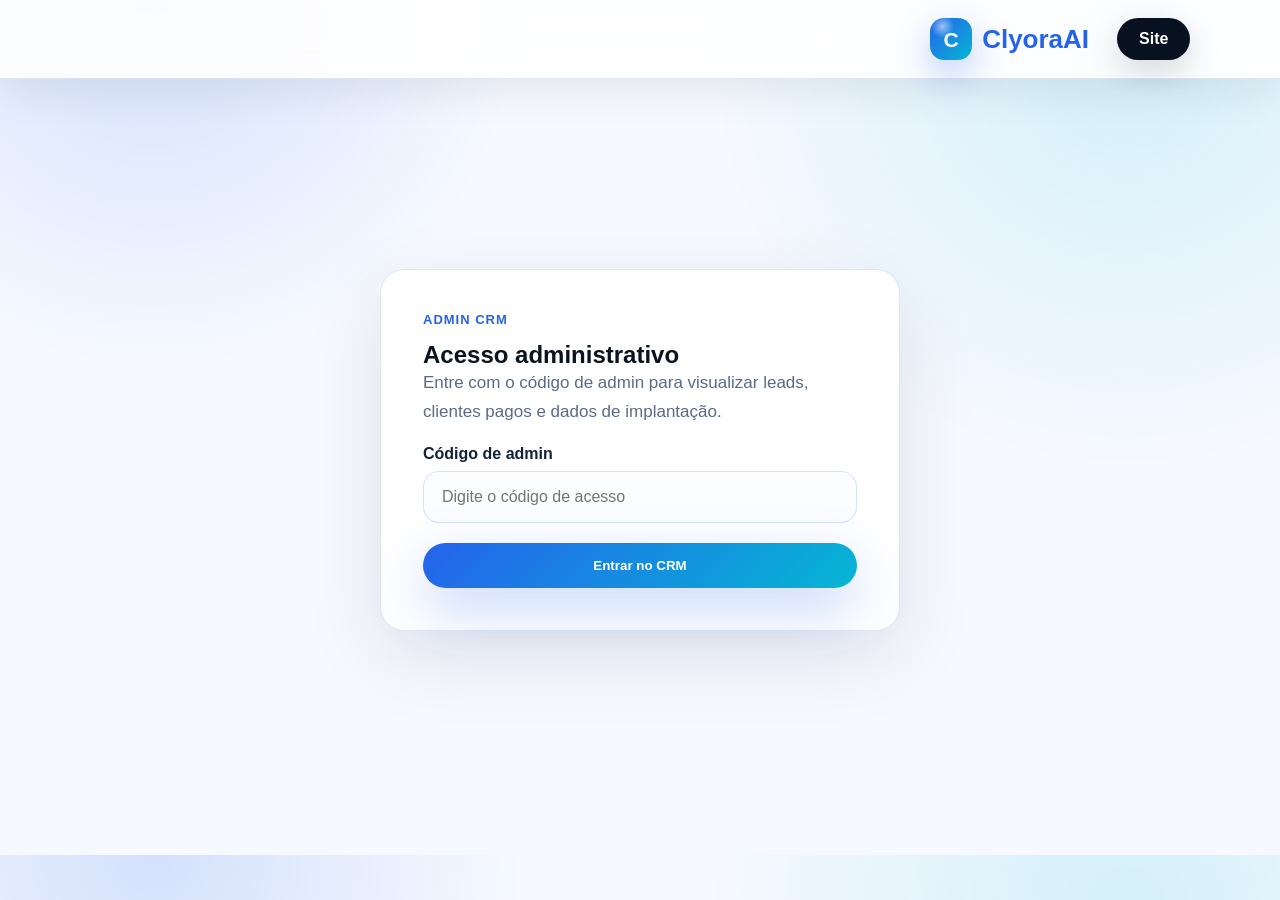
<file: admin.html>
<!DOCTYPE html>
<html lang="pt-BR">
<head>
  <meta charset="UTF-8" />
  <meta name="viewport" content="width=device-width, initial-scale=1.0" />
  <title>Admin CRM | Clyora AI</title>
  <link rel="stylesheet" href="style.css" />
  <link rel="stylesheet" href="admin.css" />
</head>
<body class="admin-body">
<header class="header admin-header">
  <div class="logo">
    <span class="logo-mark">C</span>
    <span class="logo-text">Clyora<span>AI</span></span>
  </div>
  <a href="index.html" class="btn-header">Site</a>
</header>

<main class="admin-shell">
  <section id="adminLogin" class="admin-login">
    <div class="login-box admin-login-box">
      <span class="section-label">Admin CRM</span>
      <h1>Acesso administrativo</h1>
      <p class="subtitle">Entre com o código de admin para visualizar leads, clientes pagos e dados de implantação.</p>

      <div id="adminMessage" class="auth-message"></div>

      <form id="adminLoginForm">
        <label for="adminCode">Código de admin</label>
        <input id="adminCode" type="password" placeholder="Digite o código de acesso" required />
        <button type="submit" class="btn-primary full">Entrar no CRM</button>
      </form>
    </div>
  </section>

  <section id="adminApp" class="admin-app hidden">
    <div class="admin-title-row">
      <div>
        <span class="section-label">Controle interno</span>
        <h1>CRM Clyora AI</h1>
        <p>Gerencie leads, assinaturas, centrais de IA e dados enviados pelos clientes.</p>
      </div>
      <div class="admin-actions">
        <button id="refreshAdmin" class="small-btn">Atualizar</button>
        <button id="logoutAdmin" class="btn-header">Sair</button>
      </div>
    </div>

    <div class="admin-stats">
      <div class="stat-card">
        <span>Total</span>
        <strong id="statTotal">0</strong>
      </div>
      <div class="stat-card success">
        <span>Ativos</span>
        <strong id="statAtivos">0</strong>
      </div>
      <div class="stat-card warning">
        <span>Pendentes</span>
        <strong id="statPendentes">0</strong>
      </div>
      <div class="stat-card danger">
        <span>Vencidos</span>
        <strong id="statVencidos">0</strong>
      </div>
    </div>

    <div class="admin-toolbar">
      <div class="field compact-field">
        <label for="adminSearch">Buscar</label>
        <input id="adminSearch" type="search" placeholder="Nome, telefone, e-mail, plano..." />
      </div>

      <div class="field compact-field">
        <label for="adminStatus">Status</label>
        <select id="adminStatus">
          <option value="todos">Todos</option>
          <option value="pendente_pagamento">Pendentes</option>
          <option value="ativo">Ativos</option>
          <option value="vencido">Vencidos</option>
        </select>
      </div>
    </div>

    <div id="adminError" class="auth-message"></div>

    <section class="admin-table-card">
      <div class="table-wrap">
        <table class="admin-table">
          <thead>
            <tr>
              <th>Cliente</th>
              <th>Telefone</th>
              <th>Plano</th>
              <th>Status</th>
              <th>Cadastro</th>
              <th></th>
            </tr>
          </thead>
          <tbody id="clientesTableBody">
            <tr>
              <td colspan="6">Carregando...</td>
            </tr>
          </tbody>
        </table>
      </div>
    </section>
  </section>
</main>

<aside id="clientDrawer" class="client-drawer" aria-hidden="true">
  <div class="drawer-panel">
    <button id="closeDrawer" class="drawer-close">×</button>
    <span id="drawerStatus" class="status inactive">status</span>
    <h2 id="drawerName">Cliente</h2>
    <p id="drawerMeta">-</p>
    <div class="drawer-actions">
      <button id="createWorkspace" class="small-btn">Criar central IA</button>
      <button id="sendN8n" class="small-btn">Enviar para n8n</button>
    </div>

    <div class="drawer-grid" id="drawerContent"></div>
  </div>
</aside>

<script src="admin.js"></script>
</body>
</html>
</file>
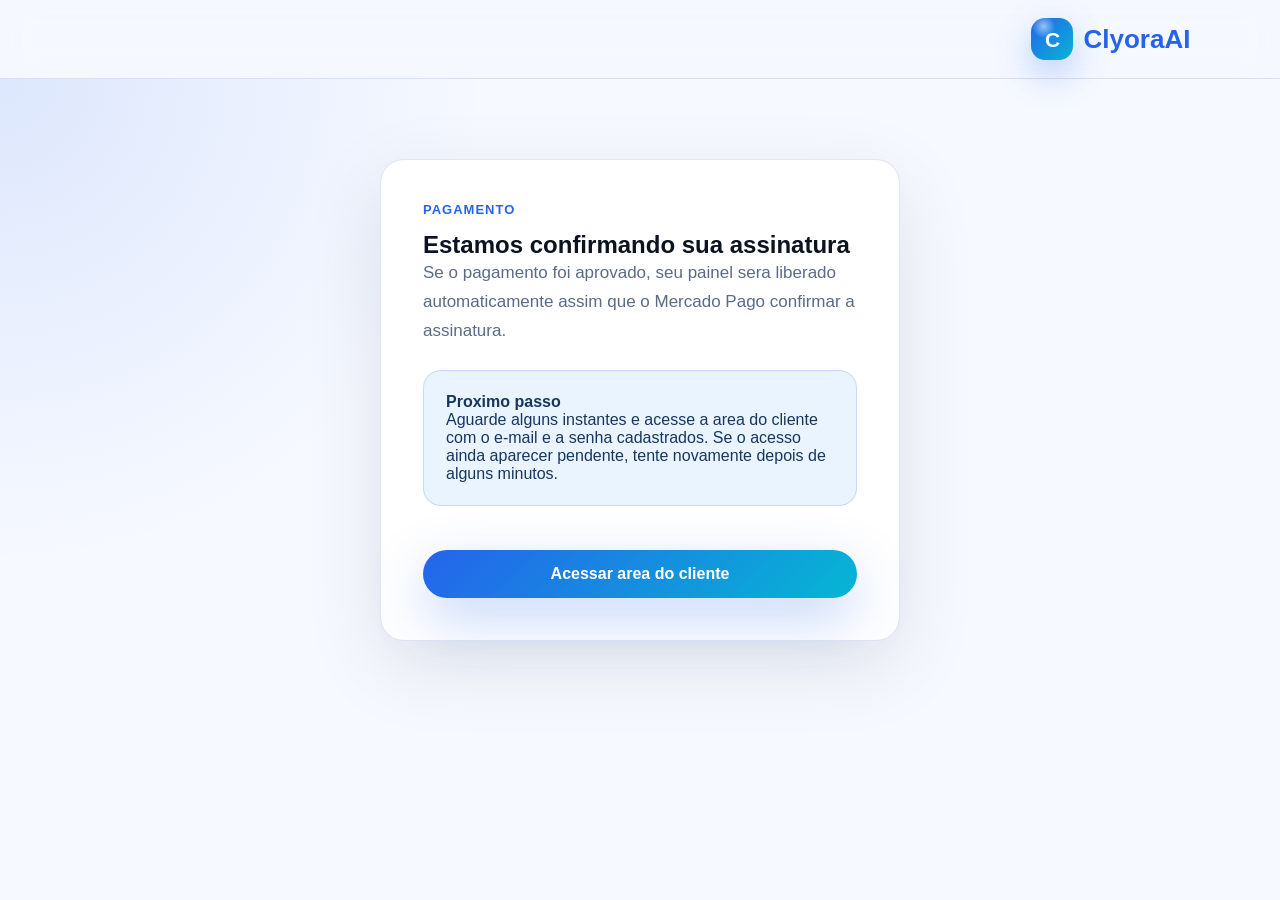
<file: ativar.html>
<!DOCTYPE html>
<html lang="pt-BR">
<head>
  <meta charset="UTF-8" />
  <meta name="viewport" content="width=device-width, initial-scale=1.0" />

  <title>Pagamento recebido | Clyora AI</title>
  <link rel="stylesheet" href="style.css" />
</head>

<body>
<header class="header">
  <div class="logo" aria-label="Clyora AI">
    <span class="logo-mark">C</span>
    <span class="logo-text">Clyora<span>AI</span></span>
  </div>
</header>

<section class="form-page">
  <div class="login-box">
    <span class="section-label">Pagamento</span>
    <h1>Estamos confirmando sua assinatura</h1>
    <p class="subtitle" id="ativarMensagem">
      Se o pagamento foi aprovado, seu painel sera liberado automaticamente assim que o Mercado Pago confirmar a assinatura.
    </p>

    <div class="warning-box">
      <strong>Proximo passo</strong>
      <p>
        Aguarde alguns instantes e acesse a area do cliente com o e-mail e a senha cadastrados. Se o acesso ainda aparecer pendente, tente novamente depois de alguns minutos.
      </p>
    </div>

    <a href="cliente.html" class="btn-primary full">Acessar area do cliente</a>
  </div>
</section>

<script src="ativar.js"></script>
</body>
</html>
</file>
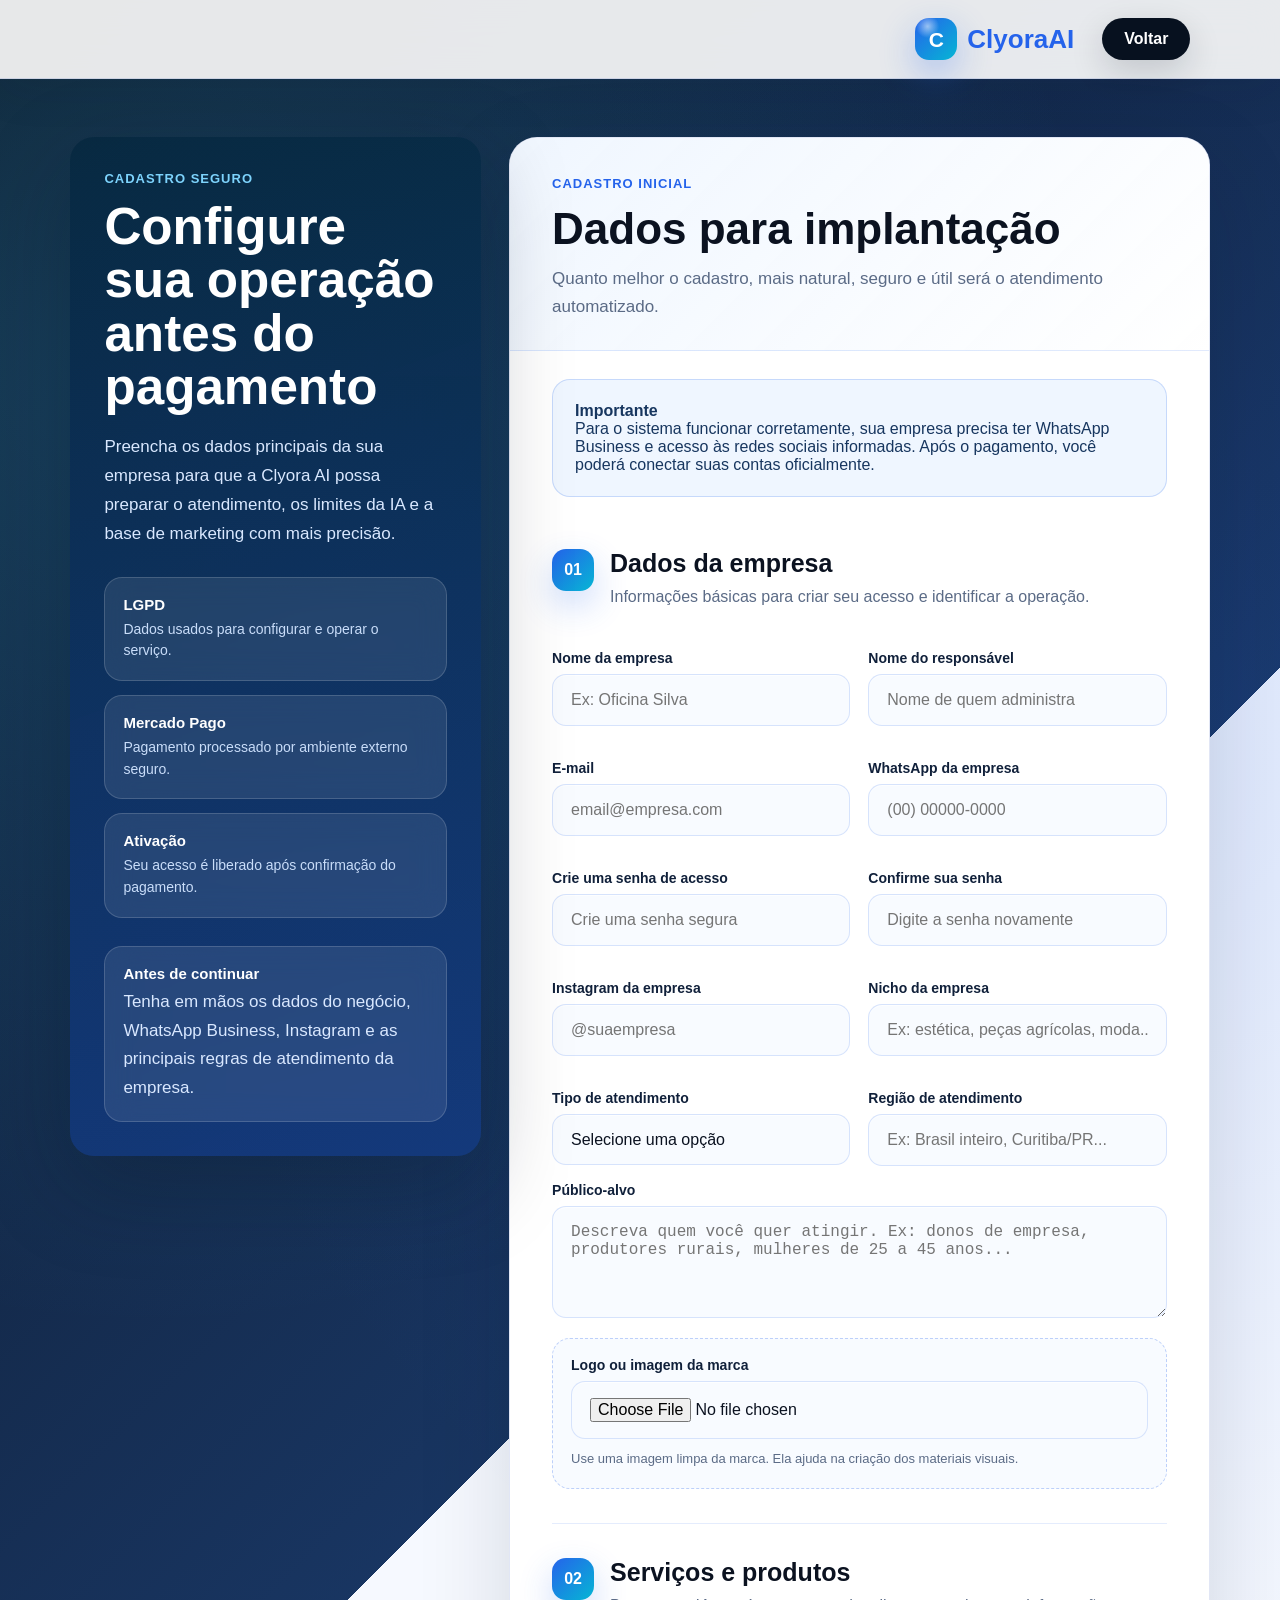
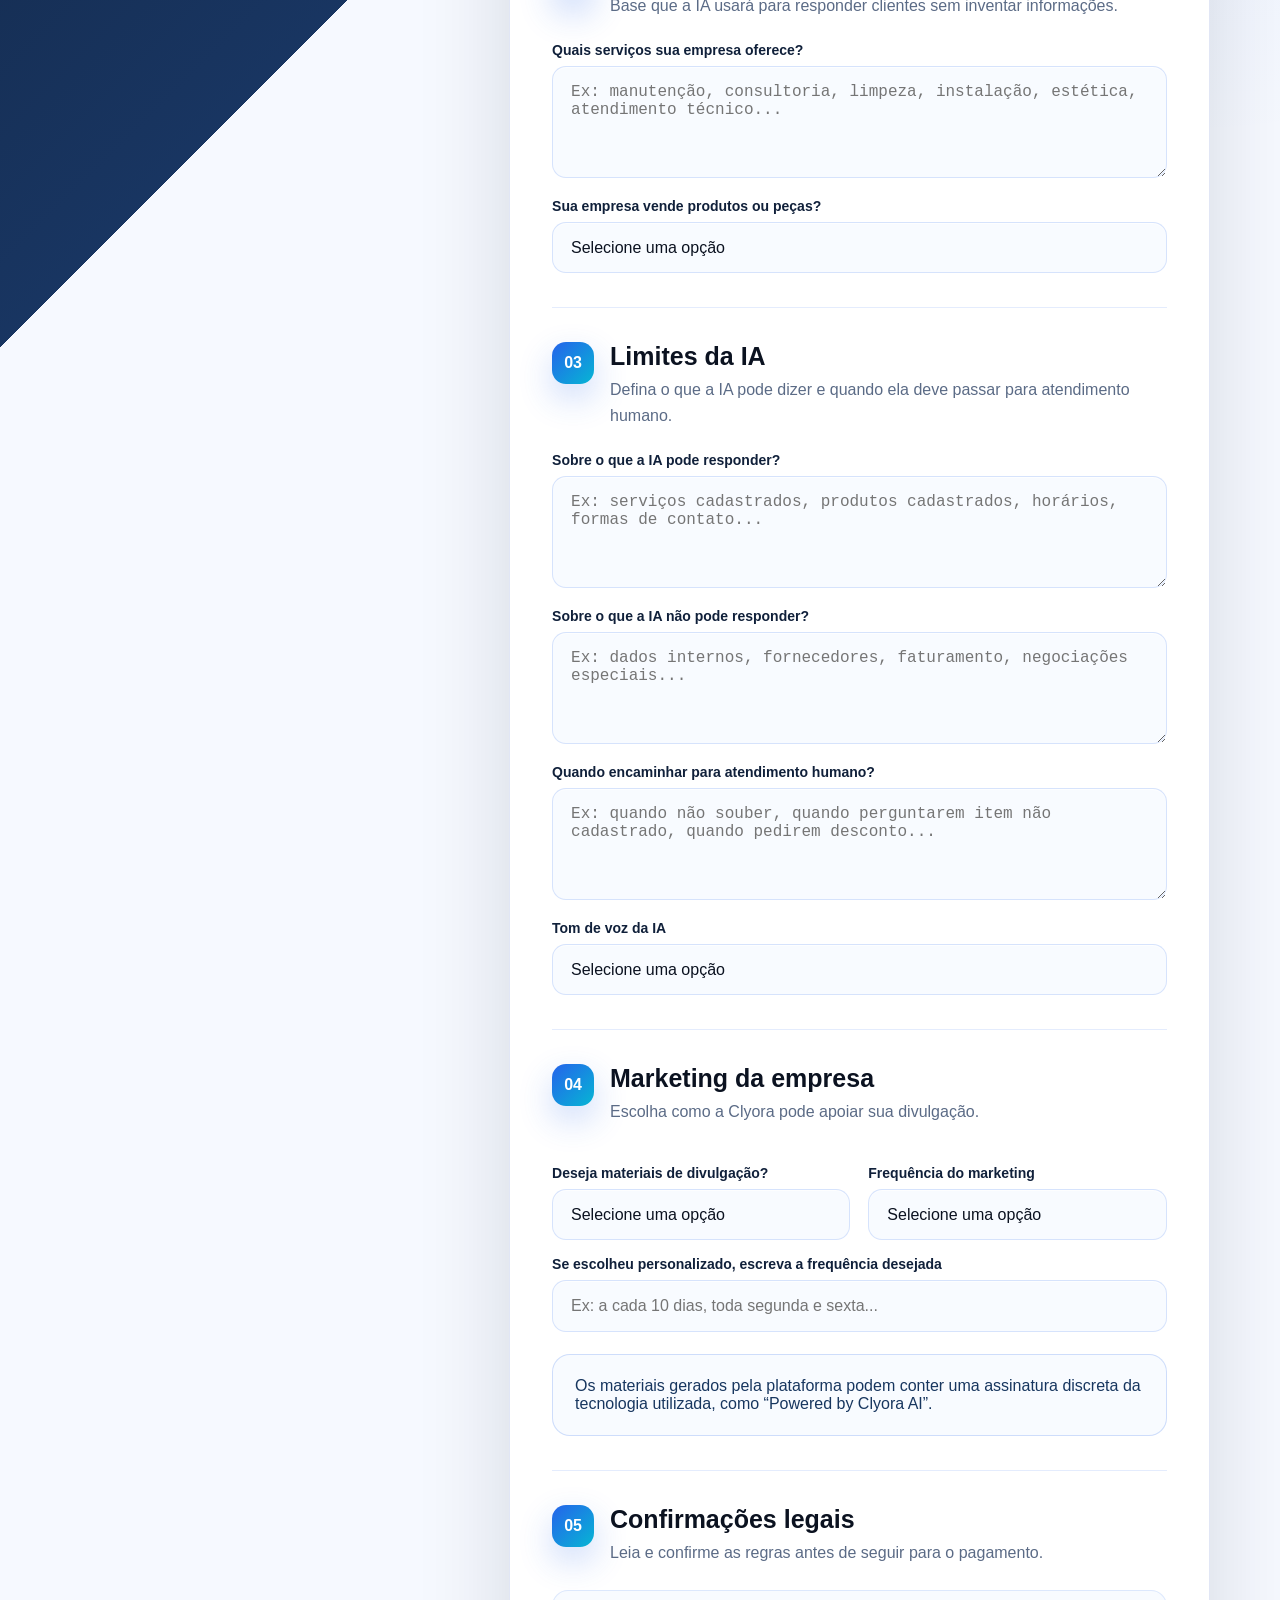
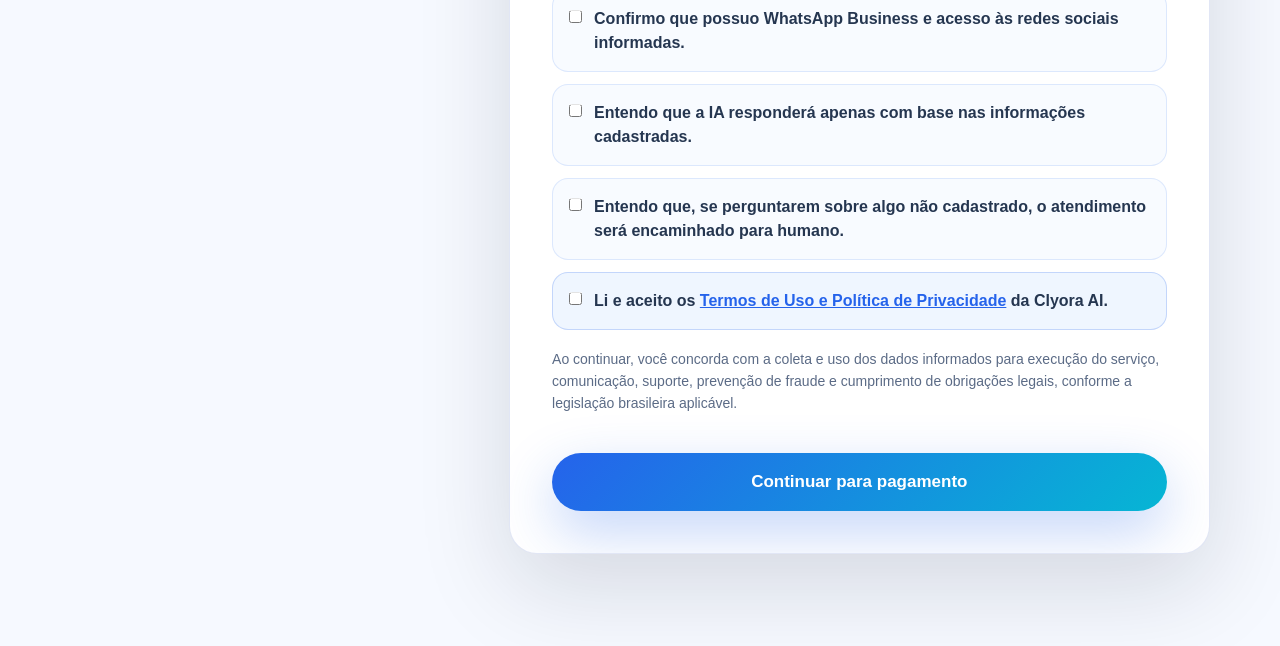
<file: cadastro.html>
<!DOCTYPE html>
<html lang="pt-BR">
<head>
  <meta charset="UTF-8" />
  <meta name="viewport" content="width=device-width, initial-scale=1.0" />

  <title>Cadastro | Clyora AI</title>
  <link rel="stylesheet" href="style.css" />
  <link rel="stylesheet" href="cadastro.css" />
</head>

<body class="cadastro-page-body">

<header class="header cadastro-header">
  <div class="logo">
    <span class="logo-mark">C</span>
    <span class="logo-text">Clyora<span>AI</span></span>
  </div>
  <a href="index.html" class="btn-header">Voltar</a>
</header>

<section class="form-page cadastro-page">
  <div class="form-shell">
    <aside class="form-aside" aria-label="Resumo do cadastro">
      <span class="section-label">Cadastro seguro</span>
      <h1>Configure sua operação antes do pagamento</h1>
      <p>
        Preencha os dados principais da sua empresa para que a Clyora AI possa preparar o atendimento, os limites da IA e a base de marketing com mais precisão.
      </p>

      <div class="trust-grid">
        <div>
          <strong>LGPD</strong>
          <span>Dados usados para configurar e operar o serviço.</span>
        </div>
        <div>
          <strong>Mercado Pago</strong>
          <span>Pagamento processado por ambiente externo seguro.</span>
        </div>
        <div>
          <strong>Ativação</strong>
          <span>Seu acesso é liberado após confirmação do pagamento.</span>
        </div>
      </div>

      <div class="aside-card">
        <strong>Antes de continuar</strong>
        <p>
          Tenha em mãos os dados do negócio, WhatsApp Business, Instagram e as principais regras de atendimento da empresa.
        </p>
      </div>
    </aside>

    <div class="form-container cadastro-card">
      <div class="form-card-header">
        <span class="section-label">Cadastro inicial</span>
        <h2>Dados para implantação</h2>
        <p class="subtitle">
          Quanto melhor o cadastro, mais natural, seguro e útil será o atendimento automatizado.
        </p>
      </div>

      <div class="warning-box refined-warning">
        <strong>Importante</strong>
        <p>
          Para o sistema funcionar corretamente, sua empresa precisa ter WhatsApp Business e acesso às redes sociais informadas.
          Após o pagamento, você poderá conectar suas contas oficialmente.
        </p>
      </div>

      <form id="cadastroForm" class="professional-form">
        <section class="form-section">
          <div class="section-heading">
            <span>01</span>
            <div>
              <h2>Dados da empresa</h2>
              <p>Informações básicas para criar seu acesso e identificar a operação.</p>
            </div>
          </div>

          <div class="field-grid">
            <div class="field">
              <label for="nome_empresa">Nome da empresa</label>
              <input id="nome_empresa" name="nome_empresa" type="text" required placeholder="Ex: Oficina Silva" />
            </div>

            <div class="field">
              <label for="nome_responsavel">Nome do responsável</label>
              <input id="nome_responsavel" name="nome_responsavel" type="text" required placeholder="Nome de quem administra" />
            </div>

            <div class="field">
              <label for="email">E-mail</label>
              <input id="email" name="email" type="email" required placeholder="email@empresa.com" />
            </div>

            <div class="field">
              <label for="whatsapp">WhatsApp da empresa</label>
              <input id="whatsapp" name="whatsapp" type="text" required placeholder="(00) 00000-0000" />
            </div>

            <div class="field">
              <label for="senha_acesso">Crie uma senha de acesso</label>
              <input id="senha_acesso" name="senha_acesso" type="password" required placeholder="Crie uma senha segura" />
            </div>

            <div class="field">
              <label for="confirmar_senha">Confirme sua senha</label>
              <input id="confirmar_senha" name="confirmar_senha" type="password" required placeholder="Digite a senha novamente" />
            </div>

            <div class="field">
              <label for="instagram">Instagram da empresa</label>
              <input id="instagram" name="instagram" type="text" placeholder="@suaempresa" />
            </div>

            <div class="field">
              <label for="nicho">Nicho da empresa</label>
              <input id="nicho" name="nicho" type="text" required placeholder="Ex: estética, peças agrícolas, moda..." />
            </div>

            <div class="field">
              <label for="tipo_atendimento">Tipo de atendimento</label>
              <select id="tipo_atendimento" name="tipo_atendimento" required>
                <option value="">Selecione uma opção</option>
                <option>Online</option>
                <option>Presencial</option>
                <option>Online e presencial</option>
              </select>
            </div>

            <div class="field">
              <label for="regiao_atendimento">Região de atendimento</label>
              <input id="regiao_atendimento" name="regiao_atendimento" type="text" placeholder="Ex: Brasil inteiro, Curitiba/PR..." />
            </div>
          </div>

          <div class="field">
            <label for="publico_alvo">Público-alvo</label>
            <textarea id="publico_alvo" name="publico_alvo" required placeholder="Descreva quem você quer atingir. Ex: donos de empresa, produtores rurais, mulheres de 25 a 45 anos..."></textarea>
          </div>

          <div class="field file-field">
            <label for="logo_url">Logo ou imagem da marca</label>
            <input id="logo_url" name="logo_url" type="file" accept="image/*" />
            <small>Use uma imagem limpa da marca. Ela ajuda na criação dos materiais visuais.</small>
          </div>
        </section>

        <section class="form-section">
          <div class="section-heading">
            <span>02</span>
            <div>
              <h2>Serviços e produtos</h2>
              <p>Base que a IA usará para responder clientes sem inventar informações.</p>
            </div>
          </div>

          <div class="field">
            <label for="servicos">Quais serviços sua empresa oferece?</label>
            <textarea id="servicos" name="servicos" required placeholder="Ex: manutenção, consultoria, limpeza, instalação, estética, atendimento técnico..."></textarea>
          </div>

          <div class="field">
            <label for="vendeProdutos">Sua empresa vende produtos ou peças?</label>
            <select id="vendeProdutos" name="vende_produtos" required>
              <option value="">Selecione uma opção</option>
              <option value="sim">Sim</option>
              <option value="nao">Não vendo produtos/peças</option>
              <option value="nao_informar">Prefiro não informar</option>
            </select>
          </div>

          <div id="produtosBox" class="hidden product-panel">
            <p class="helper">
              Cadastre os produtos, peças ou itens principais. Se tiver muitos, coloque apenas os mais vendidos ou mais importantes.
              A IA só responderá sobre itens cadastrados.
            </p>

            <div class="product-group">
              <label for="produto_1_nome">Produto/peça/serviço principal 1</label>
              <input id="produto_1_nome" name="produto_1_nome" type="text" placeholder="Nome do item" />
              <textarea id="produto_1_descricao" name="produto_1_descricao" placeholder="Descrição do item"></textarea>
              <select id="produto_1_preco_tipo" name="produto_1_preco_tipo">
                <option>Preço sob consulta</option>
                <option>Valor fixo informado abaixo</option>
              </select>
              <input id="produto_1_valor" name="produto_1_valor" type="text" placeholder="Valor, se desejar informar" />
            </div>

            <div class="product-group">
              <label for="produto_2_nome">Produto/peça/serviço principal 2</label>
              <input id="produto_2_nome" name="produto_2_nome" type="text" placeholder="Nome do item" />
              <textarea id="produto_2_descricao" name="produto_2_descricao" placeholder="Descrição do item"></textarea>
              <select id="produto_2_preco_tipo" name="produto_2_preco_tipo">
                <option>Preço sob consulta</option>
                <option>Valor fixo informado abaixo</option>
              </select>
              <input id="produto_2_valor" name="produto_2_valor" type="text" placeholder="Valor, se desejar informar" />
            </div>

            <div class="product-group">
              <label for="produto_3_nome">Produto/peça/serviço principal 3</label>
              <input id="produto_3_nome" name="produto_3_nome" type="text" placeholder="Nome do item" />
              <textarea id="produto_3_descricao" name="produto_3_descricao" placeholder="Descrição do item"></textarea>
              <select id="produto_3_preco_tipo" name="produto_3_preco_tipo">
                <option>Preço sob consulta</option>
                <option>Valor fixo informado abaixo</option>
              </select>
              <input id="produto_3_valor" name="produto_3_valor" type="text" placeholder="Valor, se desejar informar" />
            </div>
          </div>
        </section>

        <section class="form-section">
          <div class="section-heading">
            <span>03</span>
            <div>
              <h2>Limites da IA</h2>
              <p>Defina o que a IA pode dizer e quando ela deve passar para atendimento humano.</p>
            </div>
          </div>

          <div class="field">
            <label for="pode_responder">Sobre o que a IA pode responder?</label>
            <textarea id="pode_responder" name="pode_responder" required placeholder="Ex: serviços cadastrados, produtos cadastrados, horários, formas de contato..."></textarea>
          </div>

          <div class="field">
            <label for="nao_pode_responder">Sobre o que a IA não pode responder?</label>
            <textarea id="nao_pode_responder" name="nao_pode_responder" required placeholder="Ex: dados internos, fornecedores, faturamento, negociações especiais..."></textarea>
          </div>

          <div class="field">
            <label for="quando_encaminhar">Quando encaminhar para atendimento humano?</label>
            <textarea id="quando_encaminhar" name="quando_encaminhar" required placeholder="Ex: quando não souber, quando perguntarem item não cadastrado, quando pedirem desconto..."></textarea>
          </div>

          <div class="field">
            <label for="tom_voz">Tom de voz da IA</label>
            <select id="tom_voz" name="tom_voz" required>
              <option value="">Selecione uma opção</option>
              <option>Profissional</option>
              <option>Amigável</option>
              <option>Premium/luxuoso</option>
              <option>Direto</option>
              <option>Descontraído</option>
              <option>Técnico</option>
            </select>
          </div>
        </section>

        <section class="form-section">
          <div class="section-heading">
            <span>04</span>
            <div>
              <h2>Marketing da empresa</h2>
              <p>Escolha como a Clyora pode apoiar sua divulgação.</p>
            </div>
          </div>

          <div class="field-grid">
            <div class="field">
              <label for="marketing_opcao">Deseja materiais de divulgação?</label>
              <select id="marketing_opcao" name="marketing_opcao" required>
                <option value="">Selecione uma opção</option>
                <option>Sim, criar e publicar automaticamente</option>
                <option>Sim, criar, mas quero aprovar antes</option>
                <option>Não quero marketing automático</option>
              </select>
            </div>

            <div class="field">
              <label for="marketing_frequencia">Frequência do marketing</label>
              <select id="marketing_frequencia" name="marketing_frequencia" required>
                <option value="">Selecione uma opção</option>
                <option>1 vez por semana</option>
                <option>2 vezes por semana</option>
                <option>3 vezes por semana</option>
                <option>Todos os dias</option>
                <option>Personalizado</option>
              </select>
            </div>
          </div>

          <div class="field">
            <label for="marketing_frequencia_personalizada">Se escolheu personalizado, escreva a frequência desejada</label>
            <input id="marketing_frequencia_personalizada" name="marketing_frequencia_personalizada" type="text" placeholder="Ex: a cada 10 dias, toda segunda e sexta..." />
          </div>

          <div class="warning-box refined-warning soft">
            <p>
              Os materiais gerados pela plataforma podem conter uma assinatura discreta da tecnologia utilizada, como “Powered by Clyora AI”.
            </p>
          </div>
        </section>

        <section class="form-section legal-section">
          <div class="section-heading">
            <span>05</span>
            <div>
              <h2>Confirmações legais</h2>
              <p>Leia e confirme as regras antes de seguir para o pagamento.</p>
            </div>
          </div>

          <div class="legal-checks">
            <label class="checkbox">
              <input type="checkbox" required />
              Confirmo que possuo WhatsApp Business e acesso às redes sociais informadas.
            </label>

            <label class="checkbox">
              <input type="checkbox" required />
              Entendo que a IA responderá apenas com base nas informações cadastradas.
            </label>

            <label class="checkbox">
              <input type="checkbox" required />
              Entendo que, se perguntarem sobre algo não cadastrado, o atendimento será encaminhado para humano.
            </label>

            <label class="checkbox legal-acceptance">
              <input type="checkbox" required />
              <span>
                Li e aceito os
                <button type="button" class="terms-link" id="openTerms">Termos de Uso e Política de Privacidade</button>
                da Clyora AI.
              </span>
            </label>
          </div>

          <p class="legal-note">
            Ao continuar, você concorda com a coleta e uso dos dados informados para execução do serviço, comunicação, suporte, prevenção de fraude e cumprimento de obrigações legais, conforme a legislação brasileira aplicável.
          </p>
        </section>

        <button type="submit" class="btn-primary full submit-btn">Continuar para pagamento</button>
      </form>
    </div>
  </div>
</section>

<div class="modal" id="termsModal">
  <div class="modal-content legal-modal">
    <button class="modal-close" id="closeTerms">×</button>

    <span class="terms-kicker">Versão 1.0 — Atualizado em 03/06/2026</span>
    <h2>Termos de Uso e Política de Privacidade — Clyora AI</h2>

    <p class="terms-intro">
      Estes Termos regulam o uso da Clyora AI, plataforma de automação, atendimento com inteligência artificial, apoio operacional e marketing digital. Ao marcar o aceite e continuar para o pagamento, o cliente declara que leu, compreendeu e concorda com estas condições.
    </p>

    <h3>1. Identificação e aceite</h3>
    <p>
      A contratação ocorre por meio digital, com preenchimento do cadastro, aceite destes Termos e confirmação do pagamento. O cliente declara ter poderes para contratar em nome da empresa informada e se compromete a manter seus dados corretos e atualizados.
    </p>

    <h3>2. Objeto do serviço</h3>
    <p>
      A Clyora AI oferece recursos para configurar atendimento automatizado, organizar informações comerciais, apoiar respostas por IA, gerar materiais de divulgação e auxiliar a operação digital da empresa, conforme o plano contratado e as informações fornecidas pelo cliente.
    </p>

    <h3>3. Cadastro e veracidade das informações</h3>
    <p>
      O cliente é responsável pela veracidade, atualização e legalidade das informações cadastradas, incluindo dados da empresa, produtos, serviços, preços, regras de atendimento, redes sociais, WhatsApp Business e autorizações necessárias para operação.
    </p>

    <h3>4. Uso de inteligência artificial e limites</h3>
    <p>
      A IA responderá com base nas informações cadastradas e nas configurações da empresa. O cliente reconhece que sistemas de IA podem gerar respostas imprecisas, incompletas ou inadequadas quando os dados fornecidos forem insuficientes, ambíguos ou desatualizados. Quando o assunto estiver fora da base cadastrada, o atendimento poderá ser encaminhado para humano.
    </p>

    <h3>5. Obrigações do cliente</h3>
    <p>
      O cliente deve revisar as informações inseridas, acompanhar a operação, corrigir dados incorretos, evitar conteúdo ilegal ou ofensivo e garantir que possui autorização para uso de marcas, imagens, textos, produtos, serviços e contas conectadas à plataforma.
    </p>

    <h3>6. Integrações e serviços de terceiros</h3>
    <p>
      A plataforma pode utilizar integrações com provedores externos, como ferramentas de pagamento, bancos de dados, automação, inteligência artificial, redes sociais e canais de comunicação. A disponibilidade desses recursos também depende das regras, políticas e funcionamento dos respectivos terceiros.
    </p>

    <h3>7. Pagamentos, planos e renovação</h3>
    <p>
      O acesso à plataforma depende da confirmação do pagamento pelo provedor escolhido. Valores, descontos, períodos, meios de pagamento e renovações seguem o plano selecionado e as condições exibidas no momento da contratação. Em caso de inadimplência, falha de pagamento, cancelamento ou expiração, o acesso poderá ser suspenso até regularização.
    </p>

    <h3>8. Cancelamento e reembolso</h3>
    <p>
      Solicitações de cancelamento, estorno ou reembolso serão analisadas conforme o plano contratado, o período de uso, as regras do provedor de pagamento e a legislação brasileira aplicável, incluindo normas de defesa do consumidor quando cabíveis.
    </p>

    <h3>9. Marketing, materiais gerados e assinatura</h3>
    <p>
      Materiais criados pela Clyora AI podem usar os dados, imagens, marcas e orientações informadas pelo cliente. Esses materiais podem conter assinatura discreta de tecnologia, como “Powered by Clyora AI”, salvo ajuste comercial específico.
    </p>

    <h3>10. Proteção de dados e LGPD</h3>
    <p>
      Os dados pessoais informados serão tratados para execução do contrato, configuração e operação do serviço, suporte, comunicação, prevenção de fraude, segurança, melhoria da plataforma e cumprimento de obrigações legais. O cliente pode solicitar acesso, correção, atualização ou exclusão de dados pessoais, respeitados prazos legais, bases legais aplicáveis e necessidades legítimas de retenção.
    </p>

    <h3>11. Compartilhamento de dados</h3>
    <p>
      A Clyora AI não vende dados pessoais dos clientes. Dados poderão ser compartilhados apenas quando necessário para operação do serviço, processamento de pagamento, hospedagem, automação, suporte técnico, cumprimento legal ou proteção de direitos.
    </p>

    <h3>12. Segurança</h3>
    <p>
      A Clyora AI adota medidas razoáveis de segurança para proteger informações cadastradas. O cliente também deve proteger suas credenciais, evitar compartilhamento indevido de senhas e comunicar qualquer uso suspeito de sua conta.
    </p>

    <h3>13. Propriedade intelectual</h3>
    <p>
      A plataforma, identidade, tecnologia, fluxos, textos, interfaces e soluções da Clyora AI permanecem de titularidade da Clyora AI ou de seus licenciadores. O cliente mantém os direitos sobre suas marcas, dados e conteúdos próprios, concedendo autorização de uso apenas para execução dos serviços contratados.
    </p>

    <h3>14. Disponibilidade e alterações</h3>
    <p>
      A plataforma poderá passar por manutenções, melhorias, atualizações ou ajustes operacionais. A Clyora AI poderá alterar estes Termos para refletir mudanças legais, técnicas ou comerciais, disponibilizando versão atualizada nos canais oficiais.
    </p>

    <h3>15. Limitação de responsabilidade</h3>
    <p>
      A Clyora AI não substitui gestão comercial, jurídica, contábil, financeira ou atendimento humano especializado. A responsabilidade por decisões comerciais, informações fornecidas aos clientes finais e uso dos materiais gerados permanece com o cliente contratante.
    </p>

    <h3>16. Suporte e comunicação</h3>
    <p>
      Comunicações sobre cadastro, pagamento, suporte, operação e avisos importantes poderão ocorrer por e-mail, WhatsApp ou outros canais informados pelo cliente no cadastro.
    </p>

    <h3>17. Lei aplicável</h3>
    <p>
      Estes Termos são regidos pela legislação brasileira aplicável. Eventuais conflitos deverão ser resolvidos preferencialmente por contato direto entre as partes, sem prejuízo dos direitos assegurados por lei.
    </p>

    <div class="terms-disclaimer">
      <strong>Observação importante:</strong>
      <p>
        Este documento organiza regras comerciais e de privacidade para uso da plataforma, mas recomenda-se revisão por profissional jurídico para adequação final ao CNPJ, operação, políticas internas e modelo de contratação da empresa.
      </p>
    </div>
  </div>
</div>

<script src="script.js"></script>
</body>
</html>
</file>
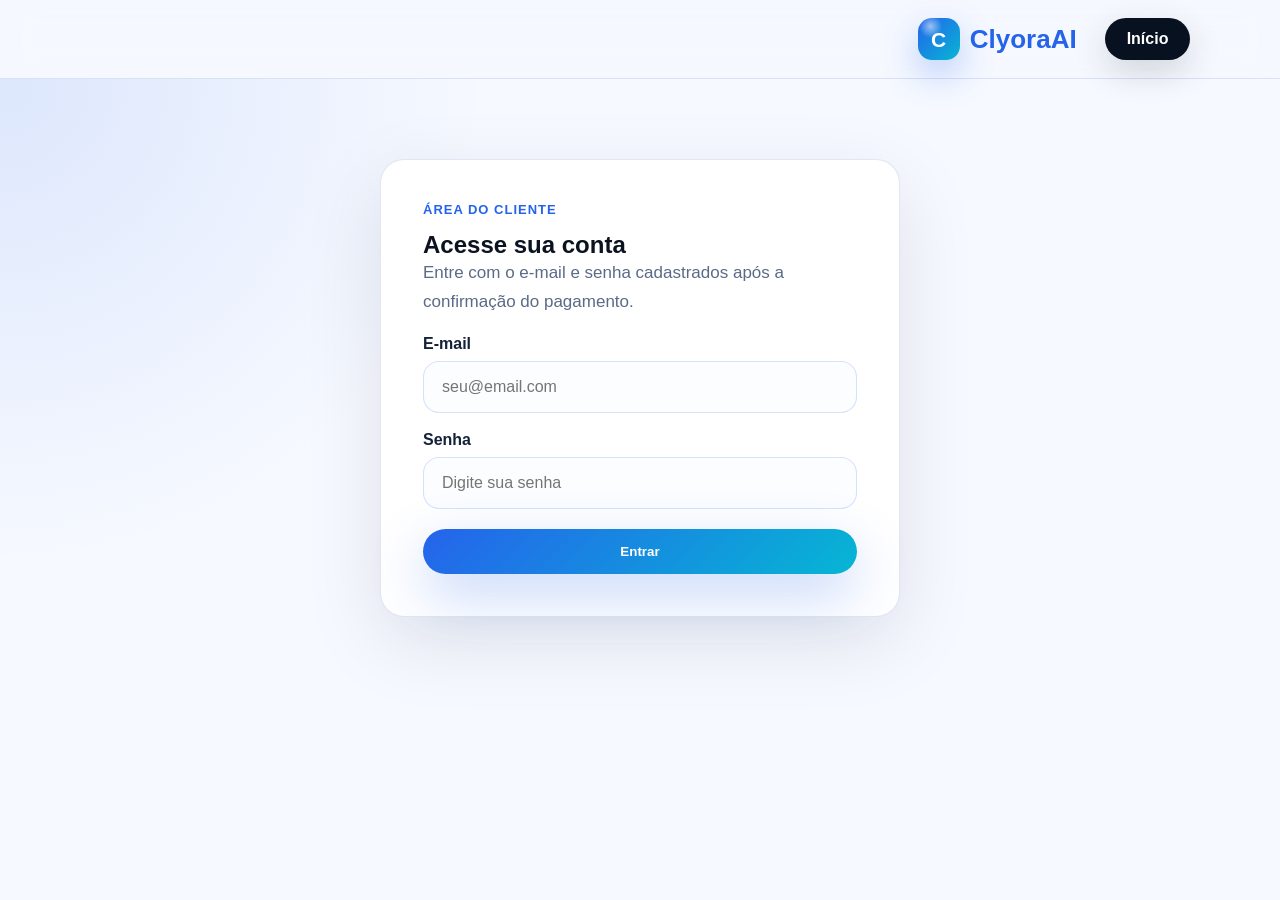
<file: cliente.html>
<!DOCTYPE html>
<html lang="pt-BR">
<head>
  <meta charset="UTF-8" />
  <meta name="viewport" content="width=device-width, initial-scale=1.0" />

  <title>Área do Cliente | Clyora AI</title>
  <link rel="stylesheet" href="style.css" />
</head>

<body>

<header class="header">
  <div class="logo">
    <span class="logo-mark">C</span>
    <span class="logo-text">Clyora<span>AI</span></span>
  </div>
  <a href="index.html" class="btn-header">Início</a>
</header>

<section class="form-page">
  <div class="login-box">
    <span class="section-label">Área do cliente</span>
    <h1>Acesse sua conta</h1>
    <p class="subtitle">Entre com o e-mail e senha cadastrados após a confirmação do pagamento.</p>

    <div id="authMessage" class="auth-message"></div>

    <form id="loginForm">
      <label for="email">E-mail</label>
      <input id="email" type="email" placeholder="seu@email.com" required />

      <label for="senha">Senha</label>
      <input id="senha" type="password" placeholder="Digite sua senha" required />

      <button type="submit" id="btnEntrar" class="btn-primary full">Entrar</button>
    </form>
  </div>
</section>

<script src="cliente.js"></script>
</body>
</html>
</file>
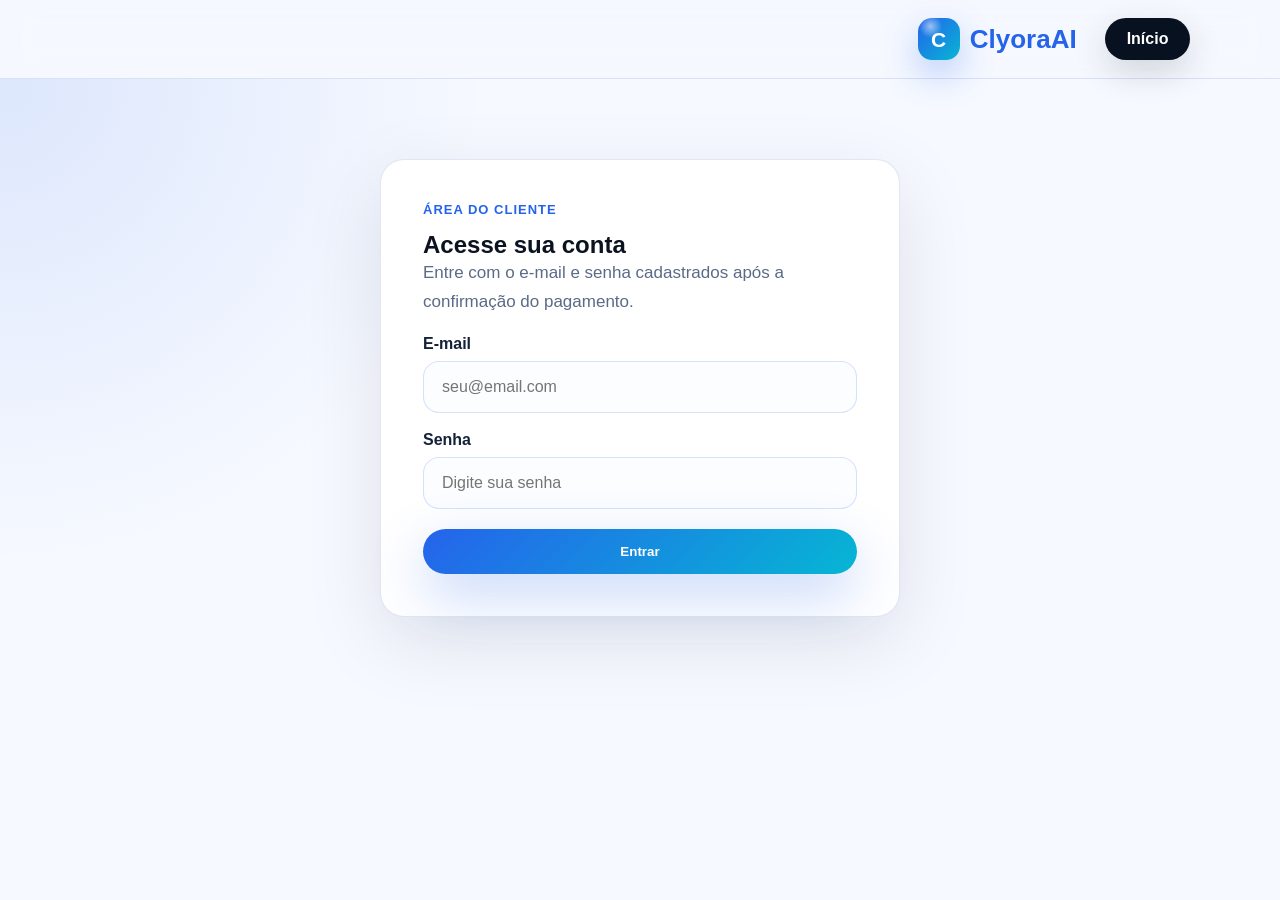
<file: dashboard.html>
<!DOCTYPE html>
<html lang="pt-BR">
<head>
  <meta charset="UTF-8" />
  <meta name="viewport" content="width=device-width, initial-scale=1.0" />

  <title>Central de IA | Clyora AI</title>
  <link rel="stylesheet" href="style.css" />
  <link rel="stylesheet" href="workspace.css" />
</head>

<body>
<header class="header dashboard-header">
  <div class="logo">
    <span class="logo-mark">C</span>
    <span class="logo-text">Clyora<span>AI</span></span>
  </div>

  <nav class="nav workspace-nav">
    <a href="#central">Central IA</a>
    <a href="#memoria">Memória</a>
    <a href="#fluxos">Fluxos</a>
    <a href="#marketing">Marketing</a>
    <a href="#empresa">Empresa</a>
  </nav>

  <button id="logoutBtn" class="btn-header">Sair</button>
</header>

<main class="dashboard client-workspace">
  <section class="workspace-hero">
    <div class="workspace-hero-copy">
      <span class="section-label">Central de IA do cliente</span>
      <h1 id="empresaTitulo">Carregando...</h1>
      <p id="dashboardSubtitulo">Buscando a operação de IA da sua empresa.</p>
    </div>

    <div class="workspace-hero-panel">
      <div class="metric-card">
        <span>Assinatura</span>
        <strong id="statusCliente">-</strong>
      </div>
      <div class="metric-card">
        <span>Plano</span>
        <strong id="planoCliente">-</strong>
      </div>
      <div class="metric-card">
        <span>Central IA</span>
        <strong id="workspaceStatusPill">-</strong>
      </div>
      <div class="metric-card">
        <span>Memória</span>
        <strong id="lastMemoryUpdate">-</strong>
      </div>
    </div>
  </section>

  <div id="bloqueioBox" class="warning-box hidden">
    <strong>Acesso não liberado</strong>
    <p>
      Sua assinatura ainda não está ativa ou precisa ser renovada. Assim que o pagamento for confirmado, sua central será liberada.
    </p>
    <a href="index.html#planos" class="btn-primary">Ver planos</a>
  </div>

  <div id="workspaceMessage" class="auth-message"></div>

  <div id="dashboardConteudo" class="workspace-content hidden">
    <section id="central" class="workspace-grid">
      <article class="workspace-card workspace-main-card">
        <div class="workspace-card-head">
          <div>
            <span class="section-label">Operação individual</span>
            <h2>Agentes da sua empresa</h2>
          </div>
          <span id="workspaceSlug" class="workspace-chip">-</span>
        </div>
        <p class="workspace-muted">
          Cada agente usa somente os dados da sua empresa e o histórico dos seus próprios clientes finais.
        </p>
        <div id="agentGrid" class="agent-grid"></div>
      </article>

      <aside class="workspace-card workspace-side-card">
        <h2>Controle rápido</h2>
        <div class="status-stack">
          <p><strong>WhatsApp:</strong> <span id="whatsappStatus" class="status inactive">-</span></p>
          <p><strong>Instagram:</strong> <span id="instagramStatus" class="status inactive">-</span></p>
          <p><strong>Início:</strong> <span id="dataInicio">Não configurado</span></p>
          <p><strong>Renovação:</strong> <span id="dataFim">Não configurado</span></p>
        </div>
        <div class="workspace-note-box">
          <strong>Como funciona</strong>
          <p>A central recebe conversas do WhatsApp, consulta a memória, gera resposta, salva aprendizado e encaminha para humano quando necessário.</p>
        </div>
      </aside>
    </section>

    <section id="memoria" class="workspace-grid memory-section">
      <article class="workspace-card">
        <div class="workspace-card-head compact">
          <div>
            <span class="section-label">Treinamento</span>
            <h2>Memória viva da empresa</h2>
          </div>
        </div>
        <p id="memorySummary" class="memory-preview">-</p>
      </article>

      <article class="workspace-card">
        <div class="workspace-card-head compact">
          <div>
            <span class="section-label">Clientes finais</span>
            <h2>Memória separada por pessoa</h2>
          </div>
        </div>
        <p id="customerMemorySummary" class="memory-preview">-</p>
      </article>
    </section>

    <section id="fluxos" class="workspace-card">
      <div class="workspace-card-head">
        <div>
          <span class="section-label">n8n por cliente</span>
          <h2>Fluxos da operação</h2>
        </div>
        <span id="n8nEndpoint" class="workspace-chip muted-chip">Aguardando URL</span>
      </div>
      <div id="workflowGrid" class="workflow-grid"></div>
    </section>

    <section id="marketing" class="workspace-grid">
      <article class="workspace-card">
        <span class="section-label">Marketing</span>
        <h2>Instagram e campanhas</h2>
        <div class="kv-grid">
          <p><strong>Opção:</strong> <span id="marketingOpcao">-</span></p>
          <p><strong>Frequência:</strong> <span id="marketingFrequencia">-</span></p>
          <p><strong>Status:</strong> <span id="marketingStatus">-</span></p>
        </div>
        <p id="marketingGuidelinesView" class="workspace-muted">-</p>
      </article>

      <article class="workspace-card">
        <span class="section-label">Humano no controle</span>
        <h2>Encaminhamento</h2>
        <p id="handoffSummary" class="memory-preview">-</p>
      </article>
    </section>

    <section class="workspace-card training-card">
      <div class="workspace-card-head">
        <div>
          <span class="section-label">Ajustes da sua IA</span>
          <h2>Treine a central com novas informações</h2>
        </div>
      </div>

      <form id="workspaceForm" class="workspace-form">
        <div class="form-two-cols">
          <div>
            <label for="workspaceStatus">Status da central</label>
            <select id="workspaceStatus">
              <option value="em_implantacao">Em implantação</option>
              <option value="treinamento">Em treinamento</option>
              <option value="ativo">Ativo</option>
              <option value="pausado">Pausado</option>
            </select>
          </div>

          <div>
            <label for="workspaceN8nUrl">URL do workflow n8n</label>
            <input id="workspaceN8nUrl" type="url" placeholder="https://..." />
          </div>
        </div>

        <label for="memoryEmpresa">Memória principal da empresa</label>
        <textarea id="memoryEmpresa" placeholder="Conte para a IA tudo que ela precisa saber sobre sua empresa."></textarea>

        <div class="form-two-cols">
          <div>
            <label for="handoffRules">Quando chamar humano</label>
            <textarea id="handoffRules" placeholder="Ex: reclamações, orçamento fora do padrão, dúvidas sensíveis..."></textarea>
          </div>

          <div>
            <label for="marketingGuidelines">Diretrizes de marketing</label>
            <textarea id="marketingGuidelines" placeholder="Ex: estilo dos posts, temas proibidos, campanhas do mês..."></textarea>
          </div>
        </div>

        <label for="workspaceNotes">Notas internas da implantação</label>
        <textarea id="workspaceNotes" placeholder="Anotações para a equipe Clyora ou ajustes futuros."></textarea>

        <button id="saveWorkspaceBtn" type="submit" class="btn-primary">Salvar treinamento</button>
      </form>
    </section>

    <section id="empresa" class="workspace-grid">
      <article class="workspace-card">
        <span class="section-label">Empresa</span>
        <h2>Dados cadastrados</h2>
        <div class="kv-grid">
          <p><strong>Empresa:</strong> <span id="nomeEmpresa">-</span></p>
          <p><strong>Responsável:</strong> <span id="nomeResponsavel">-</span></p>
          <p><strong>E-mail:</strong> <span id="emailCliente">-</span></p>
          <p><strong>WhatsApp:</strong> <span id="whatsappCliente">-</span></p>
          <p><strong>Instagram:</strong> <span id="instagramCliente">-</span></p>
        </div>
      </article>

      <article class="workspace-card">
        <span class="section-label">Perfil comercial</span>
        <h2>Contexto da IA</h2>
        <div class="kv-grid">
          <p><strong>Nicho:</strong> <span id="nichoCliente">-</span></p>
          <p><strong>Atendimento:</strong> <span id="tipoAtendimento">-</span></p>
          <p><strong>Região:</strong> <span id="regiaoAtendimento">-</span></p>
          <p><strong>Público-alvo:</strong> <span id="publicoAlvo">-</span></p>
          <p><strong>Serviços:</strong> <span id="servicosCliente">-</span></p>
        </div>
      </article>
    </section>
  </div>
</main>

<script src="dashboard.js"></script>
</body>
</html>
</file>
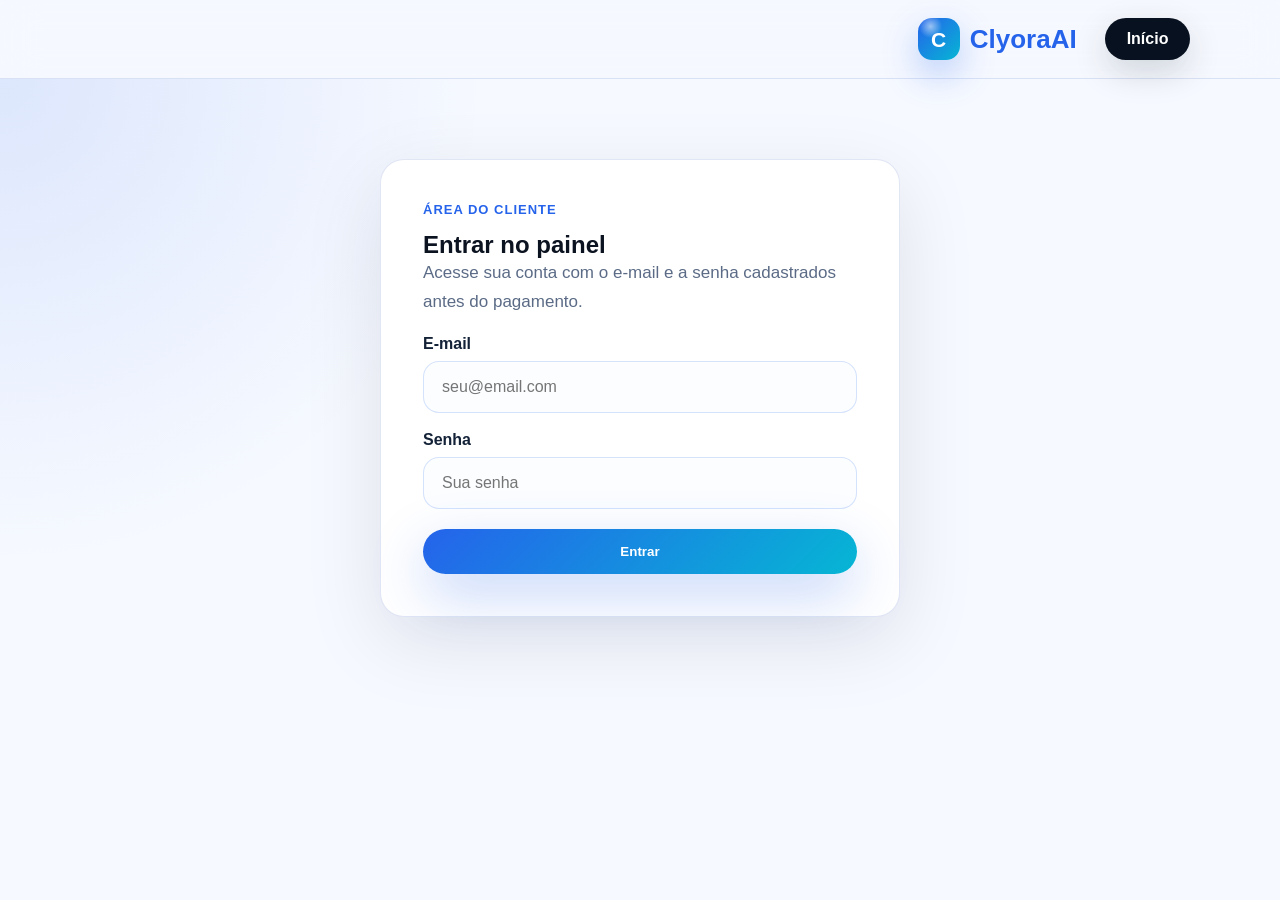
<file: login.html>
<!DOCTYPE html>
<html lang="pt-BR">
<head>
  <meta charset="UTF-8" />
  <meta name="viewport" content="width=device-width, initial-scale=1.0" />

  <title>Login | Clyora AI</title>
  <link rel="stylesheet" href="style.css" />
</head>

<body>

<header class="header">
  <div class="logo">
    <span class="logo-mark">C</span>
    <span class="logo-text">Clyora<span>AI</span></span>
  </div>
  <a href="index.html" class="btn-header">Início</a>
</header>

<section class="form-page">
  <div class="login-box">
    <span class="section-label">Área do cliente</span>
    <h1>Entrar no painel</h1>
    <p class="subtitle">Acesse sua conta com o e-mail e a senha cadastrados antes do pagamento.</p>

    <div id="authMessage" class="auth-message"></div>

    <form id="loginForm">
      <label for="email">E-mail</label>
      <input id="email" type="email" placeholder="seu@email.com" required />

      <label for="senha">Senha</label>
      <input id="senha" type="password" placeholder="Sua senha" required />

      <button type="submit" id="btnEntrar" class="btn-primary full">Entrar</button>
    </form>
  </div>
</section>

<script src="cliente.js"></script>
</body>
</html>
</file>
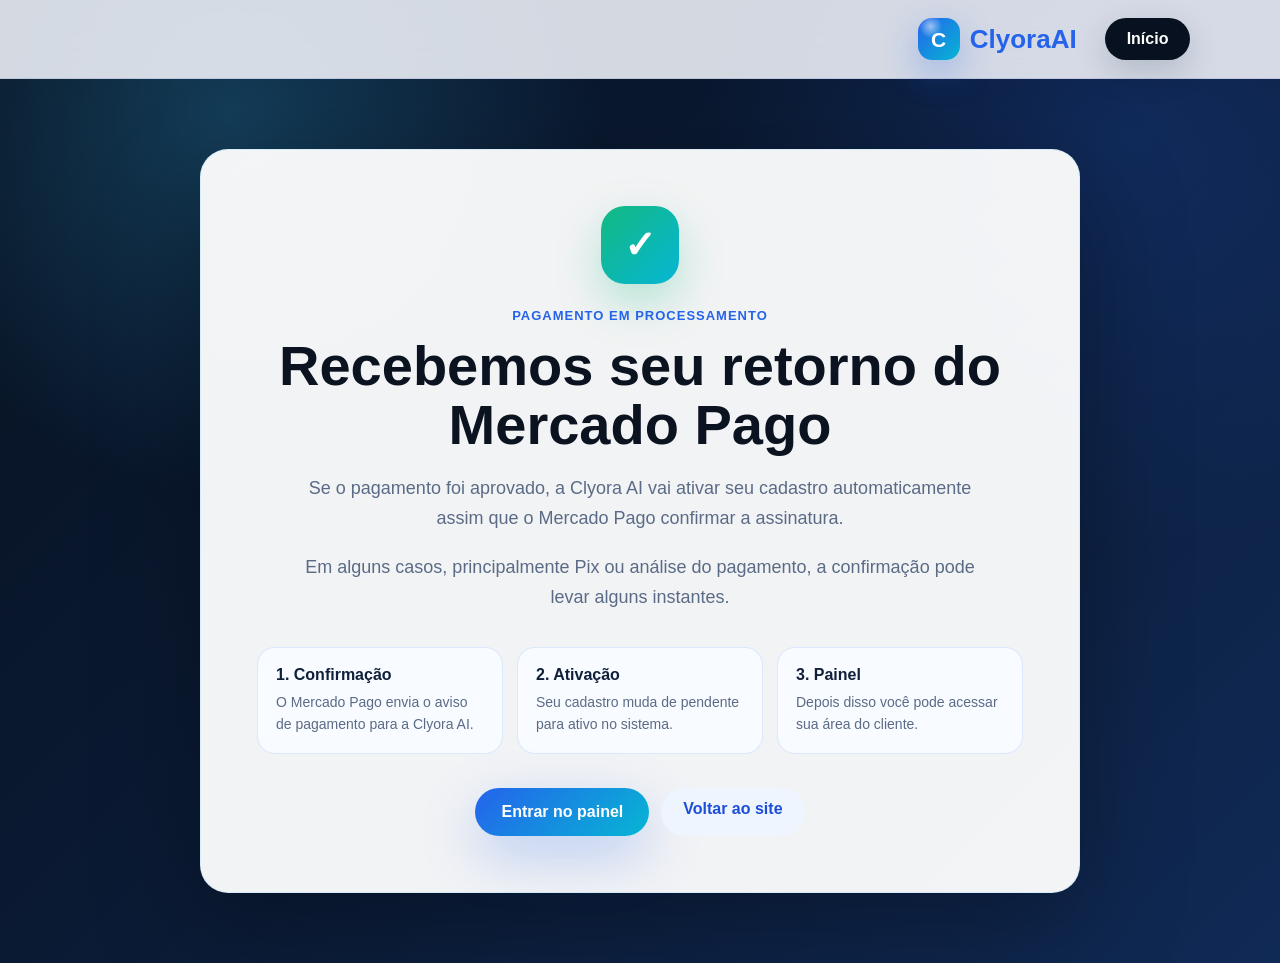
<file: pagamento-sucesso.html>
<!DOCTYPE html>
<html lang="pt-BR">
<head>
  <meta charset="UTF-8" />
  <meta name="viewport" content="width=device-width, initial-scale=1.0" />
  <title>Pagamento recebido | Clyora AI</title>
  <link rel="stylesheet" href="style.css" />
  <style>
    body {
      min-height: 100vh;
      background:
        radial-gradient(circle at 18% 12%, rgba(56, 189, 248, 0.24), transparent 28%),
        radial-gradient(circle at 88% 14%, rgba(37, 99, 235, 0.18), transparent 30%),
        linear-gradient(135deg, #07111f 0%, #0b1b35 48%, #102a56 100%);
      color: #ffffff;
    }

    .return-page {
      min-height: calc(100vh - 84px);
      display: grid;
      place-items: center;
      padding: 70px 7%;
    }

    .return-card {
      width: min(880px, 100%);
      background: rgba(255, 255, 255, 0.95);
      color: var(--ink);
      border-radius: 28px;
      padding: clamp(30px, 5vw, 56px);
      box-shadow: 0 36px 110px rgba(0, 0, 0, 0.30);
      border: 1px solid rgba(125, 211, 252, 0.24);
      text-align: center;
    }

    .success-mark {
      width: 78px;
      height: 78px;
      display: grid;
      place-items: center;
      margin: 0 auto 24px;
      border-radius: 24px;
      color: #ffffff;
      font-size: 38px;
      font-weight: 900;
      background: linear-gradient(135deg, var(--green), var(--cyan));
      box-shadow: 0 18px 45px rgba(19, 185, 129, 0.28);
    }

    .return-card h1 {
      font-size: clamp(34px, 5vw, 56px);
      line-height: 1.05;
      margin-bottom: 18px;
    }

    .return-card p {
      color: var(--muted);
      font-size: 18px;
      line-height: 1.7;
      max-width: 670px;
      margin: 0 auto 18px;
    }

    .return-steps {
      display: grid;
      grid-template-columns: repeat(3, minmax(0, 1fr));
      gap: 14px;
      margin: 34px 0;
      text-align: left;
    }

    .return-steps div {
      padding: 18px;
      border-radius: 18px;
      background: #f8fbff;
      border: 1px solid rgba(37, 99, 235, 0.13);
    }

    .return-steps strong {
      display: block;
      margin-bottom: 8px;
      color: #10203a;
    }

    .return-steps span {
      color: var(--muted);
      line-height: 1.55;
      font-size: 14px;
    }

    .return-actions {
      display: flex;
      justify-content: center;
      gap: 12px;
      flex-wrap: wrap;
      margin-top: 28px;
    }

    .return-actions .btn-header {
      background: #eef5ff;
      color: var(--blue-strong);
      box-shadow: none;
    }

    @media (max-width: 720px) {
      .return-steps {
        grid-template-columns: 1fr;
      }
    }
  </style>
</head>
<body>
<header class="header">
  <div class="logo">
    <span class="logo-mark">C</span>
    <span class="logo-text">Clyora<span>AI</span></span>
  </div>
  <a href="index.html" class="btn-header">Início</a>
</header>

<main class="return-page">
  <section class="return-card">
    <div class="success-mark">✓</div>
    <span class="section-label">Pagamento em processamento</span>
    <h1>Recebemos seu retorno do Mercado Pago</h1>
    <p>
      Se o pagamento foi aprovado, a Clyora AI vai ativar seu cadastro automaticamente assim que o Mercado Pago confirmar a assinatura.
    </p>
    <p>
      Em alguns casos, principalmente Pix ou análise do pagamento, a confirmação pode levar alguns instantes.
    </p>

    <div class="return-steps">
      <div>
        <strong>1. Confirmação</strong>
        <span>O Mercado Pago envia o aviso de pagamento para a Clyora AI.</span>
      </div>
      <div>
        <strong>2. Ativação</strong>
        <span>Seu cadastro muda de pendente para ativo no sistema.</span>
      </div>
      <div>
        <strong>3. Painel</strong>
        <span>Depois disso você pode acessar sua área do cliente.</span>
      </div>
    </div>

    <div class="return-actions">
      <a href="cliente.html" class="btn-primary">Entrar no painel</a>
      <a href="index.html" class="btn-header">Voltar ao site</a>
    </div>
  </section>
</main>
</body>
</html>
</file>
<file: style.css>
* {
  margin: 0;
  padding: 0;
  box-sizing: border-box;
}

:root {
  --bg: #f6f9ff;
  --surface: #ffffff;
  --surface-soft: #eef5ff;
  --ink: #0b1220;
  --muted: #5b6b86;
  --line: rgba(30, 64, 175, 0.13);
  --blue: #2563eb;
  --blue-strong: #1d4ed8;
  --cyan: #06b6d4;
  --navy: #07111f;
  --green: #13b981;
  --red: #dc2626;
  --amber: #b7791f;
  --shadow: 0 24px 80px rgba(15, 23, 42, 0.10);
  --shadow-blue: 0 20px 55px rgba(37, 99, 235, 0.28);
}

html { scroll-behavior: smooth; }

body {
  font-family: Inter, Arial, Helvetica, sans-serif;
  background: var(--bg);
  color: var(--ink);
}

img {
  display: block;
  max-width: 100%;
}

.header {
  width: 100%;
  padding: 18px 7%;
  display: flex;
  align-items: center;
  justify-content: flex-end;
  gap: 28px;
  background: rgba(246, 249, 255, 0.86);
  backdrop-filter: blur(18px);
  position: sticky;
  top: 0;
  z-index: 100;
  border-bottom: 1px solid var(--line);
}

.logo {
  display: inline-flex;
  align-items: center;
  gap: 10px;
  font-size: 26px;
  font-weight: 900;
  letter-spacing: 0;
  white-space: nowrap;
}

.logo-mark {
  width: 42px;
  height: 42px;
  display: grid;
  place-items: center;
  border-radius: 14px;
  color: #ffffff;
  font-size: 21px;
  line-height: 1;
  background:
    radial-gradient(circle at 30% 20%, rgba(255, 255, 255, 0.55), transparent 26%),
    linear-gradient(135deg, var(--blue), var(--cyan));
  box-shadow: 0 14px 36px rgba(37, 99, 235, 0.32);
}

.logo-text span,
.logo > span:not(.logo-mark) { color: var(--blue); }

.nav {
  display: flex;
  gap: 28px;
  margin-right: auto;
}

.nav a {
  text-decoration: none;
  color: #334155;
  font-size: 15px;
  font-weight: 700;
}

.nav a:hover { color: var(--blue); }

.btn-header,
.btn-primary,
.btn-secondary,
.small-btn {
  text-decoration: none;
  border-radius: 999px;
  font-weight: 900;
  display: inline-block;
  transition: 0.25s ease;
  border: none;
  cursor: pointer;
}

.btn-header {
  background: var(--navy);
  color: #fff;
  padding: 12px 22px;
  box-shadow: 0 12px 34px rgba(7, 17, 31, 0.16);
}

.btn-primary {
  background: linear-gradient(135deg, var(--blue), var(--cyan));
  color: #fff;
  padding: 15px 26px;
  box-shadow: var(--shadow-blue);
}

.btn-primary:hover,
.btn-header:hover,
.small-btn:hover {
  transform: translateY(-2px);
}

.btn-secondary {
  border: 1px solid rgba(255, 255, 255, 0.26);
  color: #fff;
  padding: 15px 26px;
  background: rgba(255, 255, 255, 0.08);
}

.full {
  width: 100%;
  text-align: center;
  margin-top: 20px;
}

.hero {
  min-height: 92vh;
  padding: 90px 7%;
  display: grid;
  grid-template-columns: 1.05fr 0.95fr;
  gap: 50px;
  align-items: center;
  background:
    radial-gradient(circle at 18% 20%, rgba(56, 189, 248, 0.25), transparent 28%),
    radial-gradient(circle at 85% 15%, rgba(37, 99, 235, 0.24), transparent 30%),
    linear-gradient(135deg, #07111f 0%, #0b1b35 48%, #102a56 100%);
  color: #fff;
  overflow: hidden;
}

.hero-content { max-width: 850px; }

.badge {
  display: inline-block;
  padding: 10px 18px;
  border-radius: 999px;
  background: rgba(255, 255, 255, 0.09);
  color: #bfe9ff;
  border: 1px solid rgba(125, 211, 252, 0.34);
  font-size: 14px;
  font-weight: 800;
  margin-bottom: 24px;
}

.hero h1 {
  font-size: clamp(42px, 7vw, 82px);
  line-height: 1;
  letter-spacing: 0;
  margin-bottom: 26px;
}

.hero p {
  font-size: 20px;
  line-height: 1.7;
  color: #d8e7ff;
  max-width: 720px;
}

.hero-buttons {
  margin-top: 38px;
  display: flex;
  gap: 16px;
  flex-wrap: wrap;
}

.hero-visual {
  position: relative;
  min-height: 560px;
  border-radius: 28px;
  overflow: hidden;
  border: 1px solid rgba(255, 255, 255, 0.16);
  box-shadow: 0 34px 100px rgba(0, 0, 0, 0.34);
}

.hero-visual > img {
  width: 100%;
  height: 100%;
  min-height: 560px;
  object-fit: cover;
  filter: saturate(1.08) contrast(1.04);
}

.hero-visual::after,
.split-image::after,
.visual-band-image::after {
  content: "";
  position: absolute;
  inset: 0;
  background: linear-gradient(180deg, rgba(7, 17, 31, 0.10), rgba(7, 17, 31, 0.62));
  pointer-events: none;
}

.hero-card {
  background: rgba(255, 255, 255, 0.09);
  border: 1px solid rgba(255, 255, 255, 0.16);
  border-radius: 24px;
  padding: 34px;
  backdrop-filter: blur(22px);
  box-shadow: 0 30px 80px rgba(0, 0, 0, 0.32);
}

.floating-card {
  position: absolute;
  left: 24px;
  right: 24px;
  bottom: 24px;
  z-index: 2;
}

.hero-card-label {
  display: inline-block;
  color: #8bdcff;
  font-size: 13px;
  font-weight: 900;
  text-transform: uppercase;
  margin-bottom: 16px;
}

.hero-card h3 {
  font-size: 25px;
  margin-bottom: 22px;
  line-height: 1.2;
}

.hero-card ul { list-style: none; }

.hero-card li {
  margin-bottom: 16px;
  color: #e8f2ff;
  font-size: 17px;
  line-height: 1.45;
}

.hero-card li::before {
  content: "✓ ";
  color: #38bdf8;
  font-weight: 900;
}

.section {
  padding: 100px 7%;
}

.light { background: var(--bg); }

.dark {
  background:
    radial-gradient(circle at 15% 10%, rgba(37, 99, 235, 0.22), transparent 30%),
    #07111f;
  color: #fff;
}

.section-label {
  display: block;
  color: var(--blue);
  text-transform: uppercase;
  font-size: 13px;
  font-weight: 900;
  letter-spacing: 1px;
  margin-bottom: 14px;
}

.section-label.green { color: #67e8f9; }

.section h2,
.cta h2,
.visual-band h2 {
  font-size: clamp(34px, 5vw, 58px);
  line-height: 1.08;
  letter-spacing: 0;
  max-width: 930px;
  margin-bottom: 24px;
}

.split-section {
  display: grid;
  grid-template-columns: 0.9fr 1.1fr;
  gap: 34px;
  align-items: center;
}

.split-copy .subtitle {
  max-width: 620px;
}

.split-image,
.visual-band-image {
  position: relative;
  overflow: hidden;
  border-radius: 26px;
  min-height: 390px;
  box-shadow: var(--shadow);
  border: 1px solid var(--line);
}

.split-image img,
.visual-band-image img {
  width: 100%;
  height: 100%;
  min-height: 390px;
  object-fit: cover;
}

.full-grid {
  grid-column: 1 / -1;
}

.pain-grid,
.solution-grid,
.steps,
.pricing,
.dashboard-grid {
  display: grid;
  gap: 24px;
  margin-top: 50px;
  grid-template-columns: repeat(auto-fit, minmax(260px, 1fr));
}

.pain-card,
.step,
.price-card,
.dash-card {
  background: var(--surface);
  padding: 34px;
  border-radius: 22px;
  border: 1px solid var(--line);
  box-shadow: var(--shadow);
}

.pain-card h3,
.solution-card h3,
.step h3,
.dash-card h3 {
  font-size: 24px;
  margin-bottom: 14px;
}

.pain-card p,
.solution-card p,
.step p,
.premium-text p,
.subtitle,
.dash-card p,
.visual-band p {
  color: var(--muted);
  line-height: 1.7;
  font-size: 17px;
}

.solution-card {
  background: rgba(255, 255, 255, 0.06);
  padding: 34px;
  border-radius: 22px;
  border: 1px solid rgba(255, 255, 255, 0.11);
  box-shadow: 0 22px 60px rgba(0, 0, 0, 0.18);
}

.solution-card span {
  color: #67e8f9;
  font-size: 18px;
  font-weight: 900;
}

.solution-card p { color: #c8d9f4; }

.visual-band {
  display: grid;
  grid-template-columns: 1.05fr 0.95fr;
  gap: 46px;
  align-items: center;
  padding: 90px 7%;
  background: var(--surface);
}

.visual-band-copy {
  max-width: 700px;
}

.number {
  width: 46px;
  height: 46px;
  background: linear-gradient(135deg, var(--blue), var(--cyan));
  color: #fff;
  border-radius: 16px;
  display: grid;
  place-items: center;
  font-weight: 900;
  margin-bottom: 22px;
}

.premium {
  display: grid;
  grid-template-columns: 1.1fr 0.9fr;
  gap: 40px;
  align-items: center;
  background:
    radial-gradient(circle at 80% 20%, rgba(6, 182, 212, 0.20), transparent 35%),
    linear-gradient(135deg, #07111f, #0e2a55);
  color: #fff;
}

.premium-text p {
  color: #d5e6ff;
  max-width: 720px;
}

.premium-box {
  background: rgba(255, 255, 255, 0.08);
  border: 1px solid rgba(255, 255, 255, 0.14);
  border-radius: 24px;
  padding: 34px;
}

.premium-box p {
  padding: 16px 0;
  border-bottom: 1px solid rgba(255, 255, 255, 0.10);
  font-size: 18px;
  color: #e7f2ff;
}

.premium-box p:last-child { border-bottom: none; }

.pricing-section {
  background:
    radial-gradient(circle at 20% 0%, rgba(37, 99, 235, 0.12), transparent 30%),
    var(--bg);
}

.price-card {
  position: relative;
  overflow: hidden;
}

.price-card::after {
  content: "";
  position: absolute;
  inset: 0 0 auto 0;
  height: 5px;
  background: linear-gradient(90deg, var(--blue), var(--cyan));
}

.price-card.featured {
  background: linear-gradient(180deg, #08182f, #0f2f60);
  color: #fff;
  transform: scale(1.04);
  border-color: rgba(125, 211, 252, 0.35);
}

.tag,
.discount-pill {
  display: inline-block;
  background: #dbeafe;
  color: var(--blue-strong);
  padding: 8px 14px;
  border-radius: 999px;
  font-size: 13px;
  font-weight: 900;
  margin-bottom: 18px;
}

.tag {
  position: absolute;
  top: 18px;
  right: 22px;
  background: #67e8f9;
  color: #083344;
}

.featured .discount-pill {
  background: rgba(103, 232, 249, 0.13);
  color: #a5f3fc;
}

.price-card h3 {
  font-size: 29px;
  margin-bottom: 18px;
}

.old-price {
  display: inline-block;
  color: #8a9ab5;
  font-size: 16px;
  font-weight: 800;
  text-decoration: line-through;
  margin-bottom: 10px;
}

.featured .old-price { color: #92a8ca; }

.price {
  font-size: clamp(38px, 5vw, 52px);
  font-weight: 900;
  color: var(--blue);
  margin-bottom: 24px;
  line-height: 1;
}

.featured .price { color: #7dd3fc; }

.price span {
  font-size: 16px;
  color: #71809b;
}

.featured .price span { color: #b9d6ff; }

.price-card ul {
  list-style: none;
  margin-bottom: 32px;
}

.price-card li {
  margin-bottom: 13px;
  color: #50617d;
  line-height: 1.45;
}

.featured li { color: #d4e6ff; }

.price-card li::before {
  content: "✓ ";
  color: var(--blue);
  font-weight: 900;
}

.featured li::before { color: #67e8f9; }

.cta {
  padding: 110px 7%;
  text-align: center;
  background:
    radial-gradient(circle at center, rgba(6, 182, 212, 0.18), transparent 35%),
    #07111f;
  color: #fff;
}

.cta h2 {
  margin-left: auto;
  margin-right: auto;
}

.cta p {
  color: #cfe0f7;
  font-size: 19px;
  margin-bottom: 34px;
}

.footer {
  padding: 34px 7%;
  display: flex;
  justify-content: space-between;
  gap: 20px;
  background: #050b14;
  color: #8fa2be;
  flex-wrap: wrap;
}

.form-page {
  padding: 80px 7%;
  min-height: 90vh;
  background:
    radial-gradient(circle at top left, rgba(37, 99, 235, 0.12), transparent 32%),
    var(--bg);
}

.form-container,
.login-box {
  max-width: 850px;
  margin: 0 auto;
  background: var(--surface);
  border-radius: 24px;
  padding: 42px;
  box-shadow: var(--shadow);
  border: 1px solid var(--line);
}

.login-box { max-width: 520px; }

form h2 {
  margin-top: 34px;
  margin-bottom: 18px;
  font-size: 28px;
}

label {
  display: block;
  margin-top: 18px;
  margin-bottom: 8px;
  font-weight: 800;
  color: #142238;
}

input,
select,
textarea {
  width: 100%;
  padding: 16px 18px;
  border-radius: 16px;
  border: 1px solid rgba(37, 99, 235, 0.18);
  font-size: 16px;
  background: #fbfdff;
  color: var(--ink);
  outline: none;
  box-shadow: inset 0 1px 0 rgba(255, 255, 255, 0.8);
  transition: 0.2s ease;
}

select {
  cursor: pointer;
  appearance: none;
  -webkit-appearance: none;
  -moz-appearance: none;
  padding-right: 48px;
  background-color: #fbfdff;
  background-image:
    linear-gradient(45deg, transparent 50%, var(--blue) 50%),
    linear-gradient(135deg, var(--blue) 50%, transparent 50%),
    linear-gradient(to right, rgba(37, 99, 235, 0.12), rgba(37, 99, 235, 0.12));
  background-position:
    calc(100% - 25px) calc(50% - 3px),
    calc(100% - 18px) calc(50% - 3px),
    calc(100% - 46px) 50%;
  background-size: 7px 7px, 7px 7px, 1px 55%;
  background-repeat: no-repeat;
}

select:hover,
input:hover,
textarea:hover {
  border-color: rgba(37, 99, 235, 0.40);
}

select:focus,
input:focus,
textarea:focus {
  border-color: var(--blue);
  box-shadow: 0 0 0 4px rgba(37, 99, 235, 0.13);
  background: #fff;
}

option {
  background: #fff;
  color: var(--ink);
}

textarea {
  min-height: 120px;
  resize: vertical;
}

.warning-box {
  background: #eaf4ff;
  border: 1px solid rgba(37, 99, 235, 0.18);
  border-radius: 18px;
  padding: 22px;
  margin: 24px 0;
  color: #17365f;
}

.helper {
  color: var(--muted);
  line-height: 1.7;
  margin-bottom: 12px;
}

.checkbox {
  display: flex;
  align-items: flex-start;
  gap: 12px;
  font-weight: 600;
  line-height: 1.5;
}

.checkbox input {
  width: auto;
  margin-top: 4px;
}

.hidden { display: none; }

.dashboard {
  padding: 80px 7%;
  background:
    radial-gradient(circle at top right, rgba(37, 99, 235, 0.12), transparent 34%),
    var(--bg);
}

.dashboard-title h1 {
  font-size: clamp(38px, 5vw, 64px);
  letter-spacing: 0;
}

.dashboard-title p {
  color: var(--muted);
  font-size: 18px;
  line-height: 1.7;
}

.status {
  display: inline-block;
  padding: 8px 14px;
  border-radius: 999px;
  font-weight: 900;
  margin-bottom: 12px;
}

.status.active {
  background: #d1fae5;
  color: #047857;
}

.status.inactive {
  background: #fee2e2;
  color: var(--red);
}

.small-btn {
  background: var(--navy);
  color: #fff;
  padding: 12px 18px;
  margin: 8px 8px 0 0;
}

.renew-box {
  margin-top: 70px;
  padding: 50px;
  background: var(--surface);
  border-radius: 24px;
}

.terms-link {
  background: none;
  border: none;
  color: var(--blue);
  font-weight: 900;
  cursor: pointer;
  padding: 0;
  text-decoration: underline;
  font-size: inherit;
}

.terms-link:hover { color: var(--cyan); }

.modal {
  display: none;
  position: fixed;
  inset: 0;
  background: rgba(3, 7, 18, 0.68);
  z-index: 9999;
  padding: 30px;
  overflow-y: auto;
}

.modal.active { display: block; }

.modal-content {
  max-width: 850px;
  margin: 40px auto;
  background: var(--surface);
  color: var(--ink);
  border-radius: 24px;
  padding: 38px;
  position: relative;
  box-shadow: 0 30px 90px rgba(0, 0, 0, 0.35);
}

.modal-content h2 {
  font-size: 34px;
  margin-bottom: 20px;
}

.modal-content h3 {
  margin-top: 24px;
  margin-bottom: 10px;
  font-size: 20px;
}

.modal-content p {
  color: #475569;
  line-height: 1.7;
}

.modal-close {
  position: absolute;
  top: 18px;
  right: 22px;
  background: var(--navy);
  color: #fff;
  border: none;
  width: 38px;
  height: 38px;
  border-radius: 50%;
  cursor: pointer;
  font-size: 22px;
}

.auth-message {
  display: none;
  margin: 20px 0;
  padding: 14px 18px;
  border-radius: 16px;
  font-weight: 800;
  line-height: 1.5;
}

.auth-message.success {
  display: block;
  background: #d1fae5;
  color: #047857;
}

.auth-message.error {
  display: block;
  background: #fee2e2;
  color: #b91c1c;
}

.auth-message.info {
  display: block;
  background: #e0f2fe;
  color: #075985;
}

@media (max-width: 900px) {
  .header {
    justify-content: space-between;
    gap: 14px;
  }

  .nav { display: none; }

  .btn-header {
    padding: 11px 16px;
  }

  .logo {
    font-size: 22px;
  }

  .logo-mark {
    width: 38px;
    height: 38px;
    border-radius: 13px;
  }

  .hero {
    grid-template-columns: 1fr;
    padding-top: 70px;
  }

  .hero-visual,
  .hero-visual > img {
    min-height: 520px;
  }

  .split-section,
  .visual-band,
  .premium {
    grid-template-columns: 1fr;
  }

  .price-card.featured {
    transform: none;
  }

  .form-container,
  .login-box {
    padding: 28px;
  }

  .hero h1 {
    font-size: 42px;
  }

  .floating-card {
    left: 16px;
    right: 16px;
    bottom: 16px;
    padding: 24px;
  }
}
</file>
<file: admin.css>
.admin-body {
  background:
    radial-gradient(circle at 12% 0%, rgba(37, 99, 235, 0.16), transparent 26%),
    radial-gradient(circle at 88% 6%, rgba(6, 182, 212, 0.14), transparent 30%),
    var(--bg);
}

.admin-header {
  background: rgba(255, 255, 255, 0.9);
  box-shadow: 0 12px 42px rgba(15, 23, 42, 0.08);
}

.admin-shell {
  width: min(1280px, 100%);
  margin: 0 auto;
  padding: 56px 5.5% 90px;
}

.admin-login {
  min-height: 70vh;
  display: grid;
  place-items: center;
}

.admin-login-box {
  width: min(520px, 100%);
}

.admin-title-row {
  display: flex;
  align-items: flex-end;
  justify-content: space-between;
  gap: 22px;
  margin-bottom: 28px;
}

.admin-title-row h1 {
  font-size: clamp(38px, 5vw, 64px);
  line-height: 1;
  margin-bottom: 10px;
}

.admin-title-row p {
  color: var(--muted);
  font-size: 18px;
  line-height: 1.6;
}

.admin-actions {
  display: flex;
  gap: 10px;
  flex-wrap: wrap;
  justify-content: flex-end;
}

.admin-stats {
  display: grid;
  grid-template-columns: repeat(4, minmax(0, 1fr));
  gap: 16px;
  margin-bottom: 22px;
}

.stat-card {
  background: var(--surface);
  border: 1px solid var(--line);
  border-radius: 18px;
  padding: 22px;
  box-shadow: var(--shadow);
}

.stat-card span {
  display: block;
  color: var(--muted);
  font-size: 13px;
  font-weight: 900;
  text-transform: uppercase;
  margin-bottom: 10px;
}

.stat-card strong {
  font-size: 38px;
  line-height: 1;
}

.stat-card.success strong { color: #047857; }
.stat-card.warning strong { color: #b7791f; }
.stat-card.danger strong { color: #b91c1c; }

.admin-toolbar {
  display: grid;
  grid-template-columns: minmax(240px, 1fr) 240px;
  gap: 16px;
  align-items: end;
  background: var(--surface);
  border: 1px solid var(--line);
  border-radius: 18px;
  padding: 20px;
  box-shadow: var(--shadow);
  margin-bottom: 18px;
}

.compact-field {
  margin-top: 0;
}

.compact-field label {
  margin-top: 0;
}

.admin-table-card {
  background: var(--surface);
  border: 1px solid var(--line);
  border-radius: 22px;
  overflow: hidden;
  box-shadow: var(--shadow);
}

.table-wrap {
  overflow-x: auto;
}

.admin-table {
  width: 100%;
  border-collapse: collapse;
  min-width: 860px;
}

.admin-table th,
.admin-table td {
  text-align: left;
  padding: 18px 20px;
  border-bottom: 1px solid rgba(37, 99, 235, 0.10);
  vertical-align: middle;
}

.admin-table th {
  font-size: 12px;
  text-transform: uppercase;
  color: #60718d;
  background: #f8fbff;
  letter-spacing: 0.04em;
}

.admin-table td {
  color: #1c2d45;
  font-weight: 700;
}

.client-cell strong {
  display: block;
  color: var(--ink);
  margin-bottom: 4px;
}

.client-cell span {
  color: var(--muted);
  font-size: 13px;
  font-weight: 600;
}

.status-pill {
  display: inline-flex;
  align-items: center;
  justify-content: center;
  padding: 7px 12px;
  border-radius: 999px;
  font-size: 12px;
  font-weight: 900;
  background: #fee2e2;
  color: #b91c1c;
}

.status-pill.ativo {
  background: #d1fae5;
  color: #047857;
}

.status-pill.pendente_pagamento {
  background: #fef3c7;
  color: #92400e;
}

.row-action {
  border: none;
  border-radius: 999px;
  padding: 10px 14px;
  background: #eef5ff;
  color: var(--blue-strong);
  font-weight: 900;
  cursor: pointer;
}

.client-drawer {
  position: fixed;
  inset: 0;
  display: none;
  justify-content: flex-end;
  background: rgba(3, 7, 18, 0.58);
  z-index: 9999;
}

.client-drawer.active {
  display: flex;
}

.drawer-panel {
  width: min(620px, 100%);
  height: 100%;
  overflow-y: auto;
  background: var(--surface);
  color: var(--ink);
  padding: 34px;
  box-shadow: -30px 0 90px rgba(0, 0, 0, 0.24);
  position: relative;
}

.drawer-close {
  position: absolute;
  top: 20px;
  right: 22px;
  width: 40px;
  height: 40px;
  border: none;
  border-radius: 50%;
  background: var(--navy);
  color: #fff;
  font-size: 24px;
  cursor: pointer;
}

.drawer-panel h2 {
  font-size: 34px;
  line-height: 1.08;
  margin: 18px 46px 10px 0;
}

.drawer-panel > p {
  color: var(--muted);
  line-height: 1.6;
  margin-bottom: 16px;
}

.drawer-actions {
  display: flex;
  gap: 10px;
  flex-wrap: wrap;
  margin: 0 0 24px;
}

.drawer-grid {
  display: grid;
  gap: 14px;
}

.drawer-section {
  border: 1px solid var(--line);
  border-radius: 16px;
  padding: 18px;
  background: #f8fbff;
}

.drawer-section h3 {
  font-size: 16px;
  margin-bottom: 12px;
}

.drawer-section p {
  color: #334155;
  line-height: 1.55;
  margin-bottom: 10px;
}

.drawer-section p:last-child {
  margin-bottom: 0;
}

.drawer-section strong {
  color: var(--ink);
}

.empty-state {
  padding: 34px;
  color: var(--muted);
  text-align: center;
}

@media (max-width: 900px) {
  .admin-title-row {
    align-items: flex-start;
    flex-direction: column;
  }

  .admin-actions {
    justify-content: flex-start;
  }

  .admin-stats {
    grid-template-columns: repeat(2, minmax(0, 1fr));
  }

  .admin-toolbar {
    grid-template-columns: 1fr;
  }
}

@media (max-width: 560px) {
  .admin-shell {
    padding: 34px 5% 60px;
  }

  .admin-stats {
    grid-template-columns: 1fr;
  }

  .drawer-panel {
    padding: 26px;
  }
}
</file>
<file: cadastro.css>
.cadastro-page-body {
  background:
    linear-gradient(135deg, rgba(7, 17, 31, 0.98), rgba(15, 45, 91, 0.96) 38%, rgba(246, 249, 255, 1) 38%, rgba(246, 249, 255, 1));
}

.cadastro-header {
  background: rgba(255, 255, 255, 0.9);
  box-shadow: 0 12px 45px rgba(15, 23, 42, 0.08);
}

.cadastro-page {
  padding: 58px 5.5% 92px;
  background:
    radial-gradient(circle at 12% 8%, rgba(56, 189, 248, 0.22), transparent 26%),
    radial-gradient(circle at 90% 18%, rgba(37, 99, 235, 0.12), transparent 30%),
    transparent;
}

.form-shell {
  width: min(1220px, 100%);
  margin: 0 auto;
  display: grid;
  grid-template-columns: minmax(280px, 0.85fr) minmax(0, 1.45fr);
  gap: 28px;
  align-items: start;
}

.form-aside {
  position: sticky;
  top: 102px;
  color: #ffffff;
  padding: 34px;
  border-radius: 24px;
  background:
    linear-gradient(160deg, rgba(8, 24, 47, 0.96), rgba(15, 47, 96, 0.94)),
    url("https://images.unsplash.com/photo-1551434678-e076c223a692?auto=format&fit=crop&w=1200&q=80") center/cover;
  box-shadow: 0 30px 90px rgba(7, 17, 31, 0.28);
  overflow: hidden;
}

.form-aside::after {
  content: "";
  position: absolute;
  inset: 0;
  background: linear-gradient(180deg, rgba(6, 182, 212, 0.10), rgba(37, 99, 235, 0.20));
  pointer-events: none;
}

.form-aside > * {
  position: relative;
  z-index: 1;
}

.form-aside .section-label {
  color: #7dd3fc;
}

.form-aside h1 {
  font-size: clamp(34px, 4vw, 52px);
  line-height: 1.04;
  margin-bottom: 20px;
}

.form-aside p {
  color: #d9e8ff;
  font-size: 17px;
  line-height: 1.7;
}

.trust-grid {
  display: grid;
  gap: 14px;
  margin: 28px 0;
}

.trust-grid div,
.aside-card {
  border: 1px solid rgba(255, 255, 255, 0.16);
  background: rgba(255, 255, 255, 0.09);
  border-radius: 18px;
  padding: 18px;
  backdrop-filter: blur(14px);
}

.trust-grid strong,
.aside-card strong {
  display: block;
  color: #ffffff;
  font-size: 15px;
  margin-bottom: 6px;
}

.trust-grid span {
  display: block;
  color: #c9ddf9;
  line-height: 1.55;
  font-size: 14px;
}

.cadastro-card {
  max-width: none;
  padding: 0;
  overflow: hidden;
  border-radius: 28px;
  box-shadow: 0 32px 95px rgba(15, 23, 42, 0.14);
}

.form-card-header {
  padding: 38px 42px 28px;
  border-bottom: 1px solid rgba(37, 99, 235, 0.12);
  background:
    linear-gradient(135deg, rgba(239, 246, 255, 0.95), rgba(255, 255, 255, 1));
}

.form-card-header h2 {
  font-size: clamp(30px, 4vw, 44px);
  line-height: 1.08;
  margin-bottom: 12px;
}

.refined-warning {
  margin: 28px 42px 0;
  background: #eff6ff;
  border-color: rgba(37, 99, 235, 0.20);
}

.refined-warning.soft {
  margin: 22px 0 0;
  background: #f8fbff;
}

.professional-form {
  padding: 18px 42px 42px;
}

.form-section {
  padding: 34px 0;
  border-bottom: 1px solid rgba(37, 99, 235, 0.12);
}

.form-section:last-of-type {
  border-bottom: none;
}

.section-heading {
  display: flex;
  align-items: flex-start;
  gap: 16px;
  margin-bottom: 24px;
}

.section-heading > span {
  flex: 0 0 auto;
  width: 42px;
  height: 42px;
  display: grid;
  place-items: center;
  border-radius: 14px;
  color: #ffffff;
  font-weight: 900;
  background: linear-gradient(135deg, var(--blue), var(--cyan));
  box-shadow: 0 14px 34px rgba(37, 99, 235, 0.24);
}

.professional-form h2,
.section-heading h2 {
  margin: 0 0 6px;
  font-size: 25px;
}

.section-heading p,
.file-field small,
.legal-note {
  color: var(--muted);
  line-height: 1.6;
}

.field-grid {
  display: grid;
  grid-template-columns: repeat(2, minmax(0, 1fr));
  gap: 18px;
}

.field {
  margin-top: 16px;
}

.field label,
.product-group label {
  margin-top: 0;
  color: #10203a;
  font-size: 14px;
  letter-spacing: 0;
}

.professional-form input,
.professional-form select,
.professional-form textarea {
  border-radius: 14px;
  border-color: rgba(37, 99, 235, 0.16);
  background: #f8fbff;
}

.professional-form textarea {
  min-height: 112px;
}

.file-field {
  padding: 18px;
  border-radius: 18px;
  background: #f8fbff;
  border: 1px dashed rgba(37, 99, 235, 0.28);
}

.file-field small {
  display: block;
  margin-top: 10px;
  font-size: 13px;
}

.product-panel {
  margin-top: 22px;
  padding: 22px;
  border-radius: 20px;
  background: #f8fbff;
  border: 1px solid rgba(37, 99, 235, 0.13);
}

.product-group {
  display: grid;
  gap: 12px;
  margin-top: 20px;
  padding-top: 20px;
  border-top: 1px solid rgba(37, 99, 235, 0.12);
}

.product-group:first-of-type {
  border-top: none;
  padding-top: 0;
}

.legal-section {
  padding-bottom: 18px;
}

.legal-checks {
  display: grid;
  gap: 12px;
}

.legal-checks .checkbox {
  margin: 0;
  padding: 16px;
  border-radius: 16px;
  background: #f8fbff;
  border: 1px solid rgba(37, 99, 235, 0.13);
  color: #253650;
}

.legal-checks .checkbox input {
  margin-top: 3px;
  accent-color: var(--blue);
}

.legal-acceptance {
  background: #eff6ff !important;
  border-color: rgba(37, 99, 235, 0.22) !important;
}

.legal-note {
  margin-top: 18px;
  font-size: 14px;
}

.submit-btn {
  min-height: 58px;
  font-size: 17px;
}

.legal-modal {
  max-width: 980px;
  padding: 44px;
  border-radius: 26px;
}

.terms-kicker {
  display: inline-block;
  color: var(--blue-strong);
  background: #dbeafe;
  border-radius: 999px;
  padding: 8px 14px;
  font-weight: 900;
  font-size: 13px;
  margin-bottom: 16px;
}

.legal-modal h2 {
  max-width: 820px;
  line-height: 1.12;
}

.terms-intro {
  padding: 18px;
  border-radius: 18px;
  background: #f8fbff;
  border: 1px solid rgba(37, 99, 235, 0.13);
  margin-bottom: 10px;
}

.legal-modal h3 {
  color: #10203a;
  padding-top: 8px;
}

.terms-disclaimer {
  margin-top: 28px;
  padding: 20px;
  border-radius: 18px;
  background: #fff7ed;
  border: 1px solid rgba(180, 83, 9, 0.20);
  color: #7c2d12;
}

.terms-disclaimer p {
  color: #7c2d12;
  margin-top: 6px;
}

@media (max-width: 980px) {
  .cadastro-page-body {
    background: var(--bg);
  }

  .form-shell {
    grid-template-columns: 1fr;
  }

  .form-aside {
    position: relative;
    top: auto;
  }

  .field-grid {
    grid-template-columns: 1fr;
    gap: 0;
  }
}

@media (max-width: 620px) {
  .cadastro-page {
    padding: 34px 5% 60px;
  }

  .form-aside,
  .form-card-header,
  .professional-form,
  .legal-modal {
    padding: 24px;
  }

  .refined-warning {
    margin-left: 24px;
    margin-right: 24px;
  }

  .section-heading {
    gap: 12px;
  }

  .section-heading > span {
    width: 36px;
    height: 36px;
    border-radius: 12px;
    font-size: 14px;
  }

  .professional-form h2,
  .section-heading h2 {
    font-size: 22px;
  }
}
</file>
<file: workspace.css>
.dashboard-header {
  background: rgba(255, 255, 255, 0.92);
  box-shadow: 0 12px 40px rgba(15, 23, 42, 0.08);
}

.client-workspace {
  padding: 54px 6% 90px;
  background:
    radial-gradient(circle at 8% 0%, rgba(37, 99, 235, 0.13), transparent 28%),
    radial-gradient(circle at 95% 8%, rgba(6, 182, 212, 0.14), transparent 30%),
    #f6f9ff;
}

.workspace-hero {
  display: grid;
  grid-template-columns: minmax(0, 1.1fr) minmax(360px, 0.9fr);
  gap: 28px;
  align-items: stretch;
  margin-bottom: 26px;
}

.workspace-hero-copy,
.workspace-hero-panel,
.workspace-card {
  background: rgba(255, 255, 255, 0.94);
  border: 1px solid rgba(37, 99, 235, 0.13);
  box-shadow: 0 24px 80px rgba(15, 23, 42, 0.10);
}

.workspace-hero-copy {
  border-radius: 28px;
  padding: clamp(30px, 5vw, 54px);
}

.workspace-hero-copy h1 {
  font-size: clamp(38px, 5vw, 70px);
  line-height: 1;
  letter-spacing: 0;
  margin-bottom: 18px;
}

.workspace-hero-copy p {
  max-width: 820px;
  color: var(--muted);
  font-size: 18px;
  line-height: 1.7;
}

.workspace-hero-panel {
  border-radius: 28px;
  padding: 22px;
  display: grid;
  grid-template-columns: repeat(2, minmax(0, 1fr));
  gap: 14px;
}

.metric-card {
  min-height: 130px;
  border-radius: 18px;
  padding: 20px;
  background: linear-gradient(180deg, #f8fbff, #eef6ff);
  border: 1px solid rgba(37, 99, 235, 0.11);
  display: flex;
  flex-direction: column;
  justify-content: space-between;
}

.metric-card span {
  color: #60718d;
  font-size: 12px;
  font-weight: 900;
  text-transform: uppercase;
}

.metric-card strong {
  color: #0b1220;
  font-size: clamp(20px, 2.5vw, 28px);
  line-height: 1.05;
}

.workspace-content {
  display: grid;
  gap: 24px;
}

.workspace-grid {
  display: grid;
  grid-template-columns: minmax(0, 1.35fr) minmax(320px, 0.65fr);
  gap: 24px;
  align-items: start;
}

.workspace-card {
  border-radius: 24px;
  padding: clamp(24px, 4vw, 34px);
}

.workspace-main-card,
.training-card {
  min-width: 0;
}

.workspace-card-head {
  display: flex;
  align-items: flex-start;
  justify-content: space-between;
  gap: 18px;
  margin-bottom: 18px;
}

.workspace-card-head.compact {
  margin-bottom: 12px;
}

.workspace-card h2 {
  font-size: clamp(26px, 3.2vw, 40px);
  line-height: 1.08;
  letter-spacing: 0;
}

.workspace-muted,
.memory-preview,
.workspace-note-box p,
.workflow-card p,
.kv-grid p {
  color: var(--muted);
  font-size: 16px;
  line-height: 1.7;
}

.workspace-chip {
  display: inline-flex;
  align-items: center;
  justify-content: center;
  max-width: 100%;
  padding: 10px 14px;
  border-radius: 999px;
  background: #dbeafe;
  color: #1d4ed8;
  font-size: 12px;
  font-weight: 900;
  overflow-wrap: anywhere;
}

.muted-chip {
  background: #eef5ff;
  color: #42526e;
}

.agent-grid {
  display: grid;
  grid-template-columns: repeat(auto-fit, minmax(220px, 1fr));
  gap: 14px;
  margin-top: 22px;
}

.agent-card,
.workflow-card,
.workspace-note-box {
  border: 1px solid rgba(37, 99, 235, 0.12);
  border-radius: 18px;
  background: #f8fbff;
}

.agent-card {
  padding: 18px;
  min-height: 190px;
  display: flex;
  flex-direction: column;
  gap: 12px;
}

.agent-topline {
  display: flex;
  align-items: center;
  gap: 10px;
}

.agent-dot {
  width: 10px;
  height: 10px;
  border-radius: 999px;
  background: linear-gradient(135deg, var(--blue), var(--cyan));
  box-shadow: 0 0 0 5px rgba(37, 99, 235, 0.10);
}

.agent-card strong {
  color: var(--ink);
  font-size: 16px;
}

.agent-card p {
  color: var(--muted);
  line-height: 1.6;
  font-size: 15px;
  flex: 1;
}

.agent-status,
.workflow-status {
  align-self: flex-start;
  display: inline-flex;
  padding: 8px 12px;
  border-radius: 999px;
  font-size: 12px;
  font-weight: 900;
  background: #fee2e2;
  color: #b91c1c;
}

.agent-status.active,
.workflow-status.active {
  background: #d1fae5;
  color: #047857;
}

.status-stack {
  display: grid;
  gap: 10px;
}

.status-stack p {
  display: flex;
  align-items: center;
  justify-content: space-between;
  gap: 12px;
  padding-bottom: 10px;
  border-bottom: 1px solid rgba(37, 99, 235, 0.10);
  color: #334155;
}

.status-stack .status {
  margin-bottom: 0;
}

.workspace-note-box {
  padding: 18px;
  margin-top: 18px;
}

.workspace-note-box strong {
  display: block;
  margin-bottom: 8px;
  color: var(--ink);
}

.memory-section {
  grid-template-columns: repeat(2, minmax(0, 1fr));
}

.memory-preview {
  white-space: pre-line;
  max-height: 340px;
  overflow: auto;
  padding-right: 8px;
}

.workflow-grid {
  display: grid;
  grid-template-columns: repeat(auto-fit, minmax(230px, 1fr));
  gap: 16px;
  margin-top: 22px;
}

.workflow-card {
  padding: 20px;
  display: flex;
  flex-direction: column;
  gap: 12px;
  min-height: 205px;
}

.workflow-card span {
  color: var(--blue-strong);
  font-size: 12px;
  font-weight: 900;
  text-transform: uppercase;
}

.workflow-card h3 {
  font-size: 21px;
  line-height: 1.15;
}

.workflow-status {
  margin-top: auto;
}

.kv-grid {
  display: grid;
  gap: 10px;
  margin-top: 16px;
}

.kv-grid p strong {
  color: var(--ink);
}

.workspace-form {
  margin-top: 8px;
}

.form-two-cols {
  display: grid;
  grid-template-columns: repeat(2, minmax(0, 1fr));
  gap: 18px;
}

.workspace-form textarea {
  min-height: 150px;
}

.workspace-form #memoryEmpresa {
  min-height: 250px;
}

#saveWorkspaceBtn[disabled] {
  opacity: 0.72;
  cursor: wait;
}

@media (max-width: 980px) {
  .workspace-hero,
  .workspace-grid,
  .memory-section,
  .form-two-cols {
    grid-template-columns: 1fr;
  }

  .workspace-hero-panel {
    grid-template-columns: repeat(2, minmax(0, 1fr));
  }
}

@media (max-width: 560px) {
  .client-workspace {
    padding: 30px 5% 64px;
  }

  .workspace-hero-panel {
    grid-template-columns: 1fr;
  }

  .workspace-card-head {
    flex-direction: column;
  }

  .status-stack p {
    align-items: flex-start;
    flex-direction: column;
  }
}
</file>
